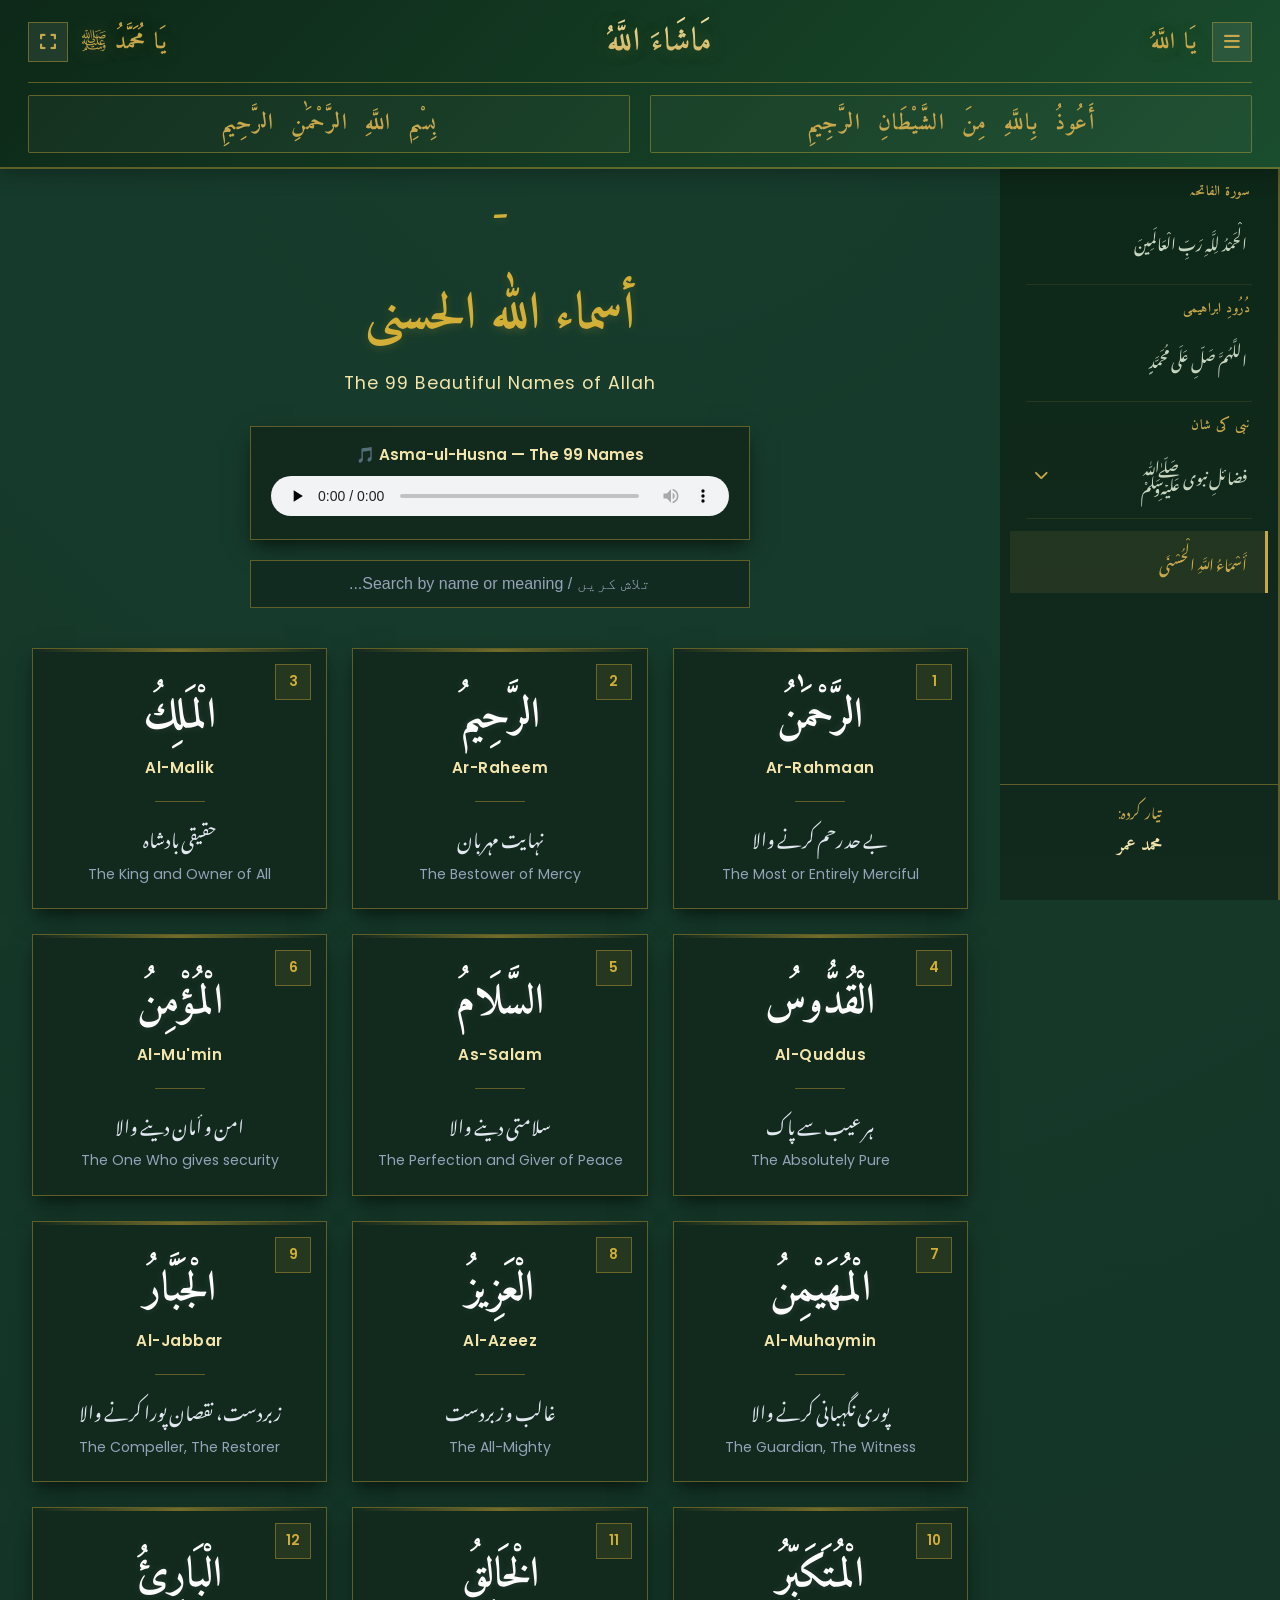
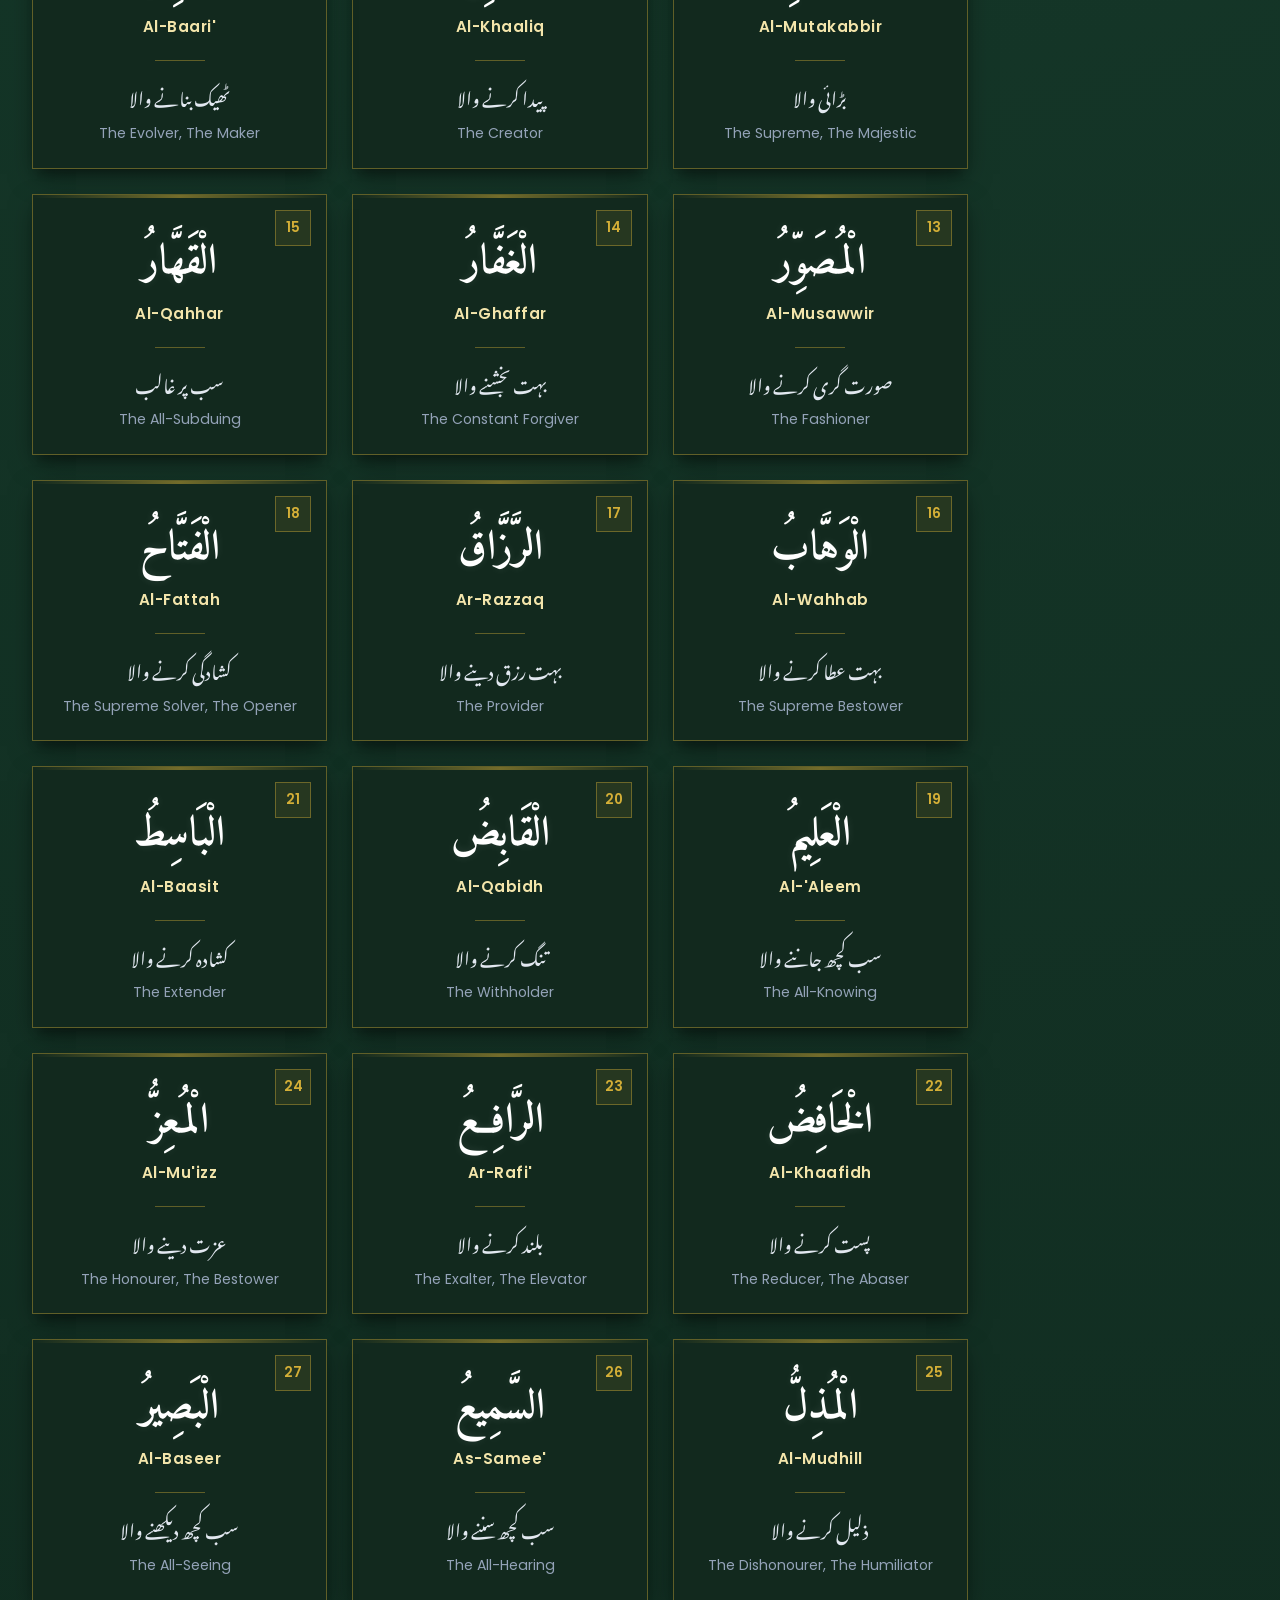
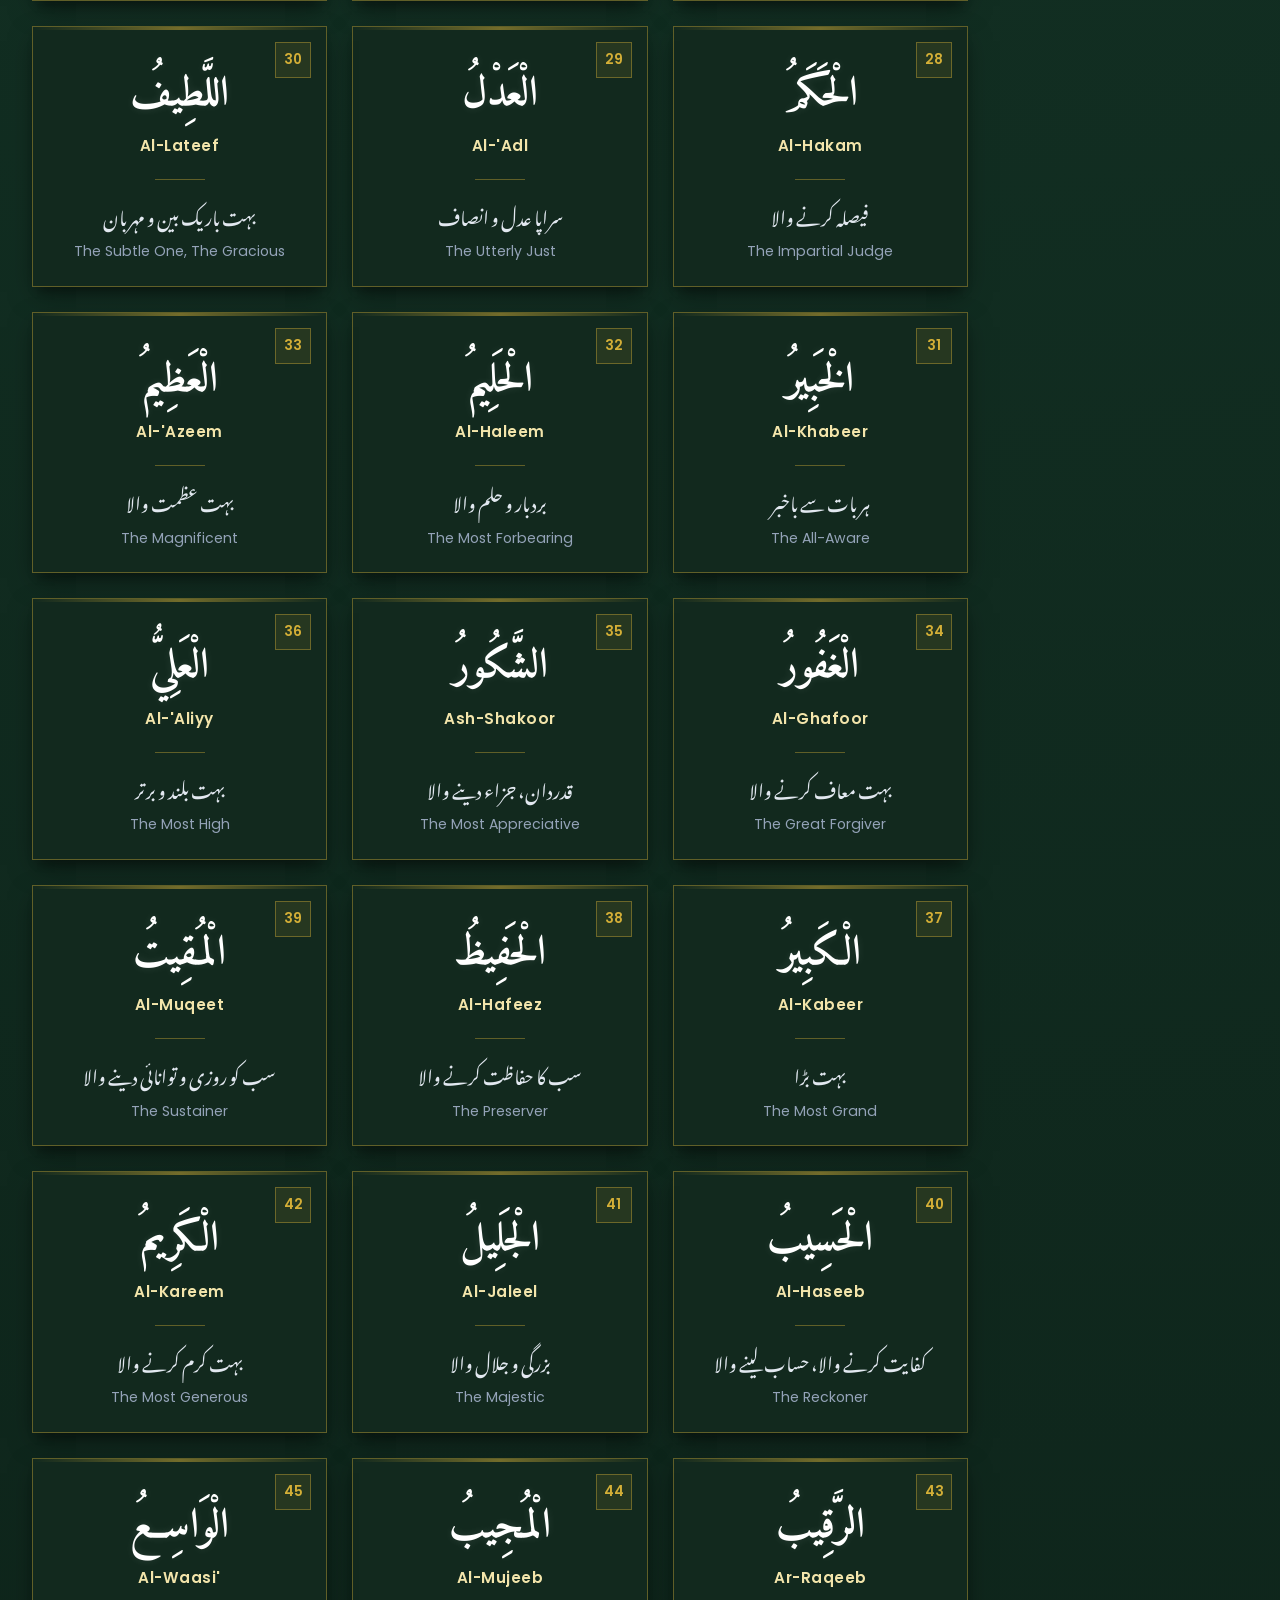
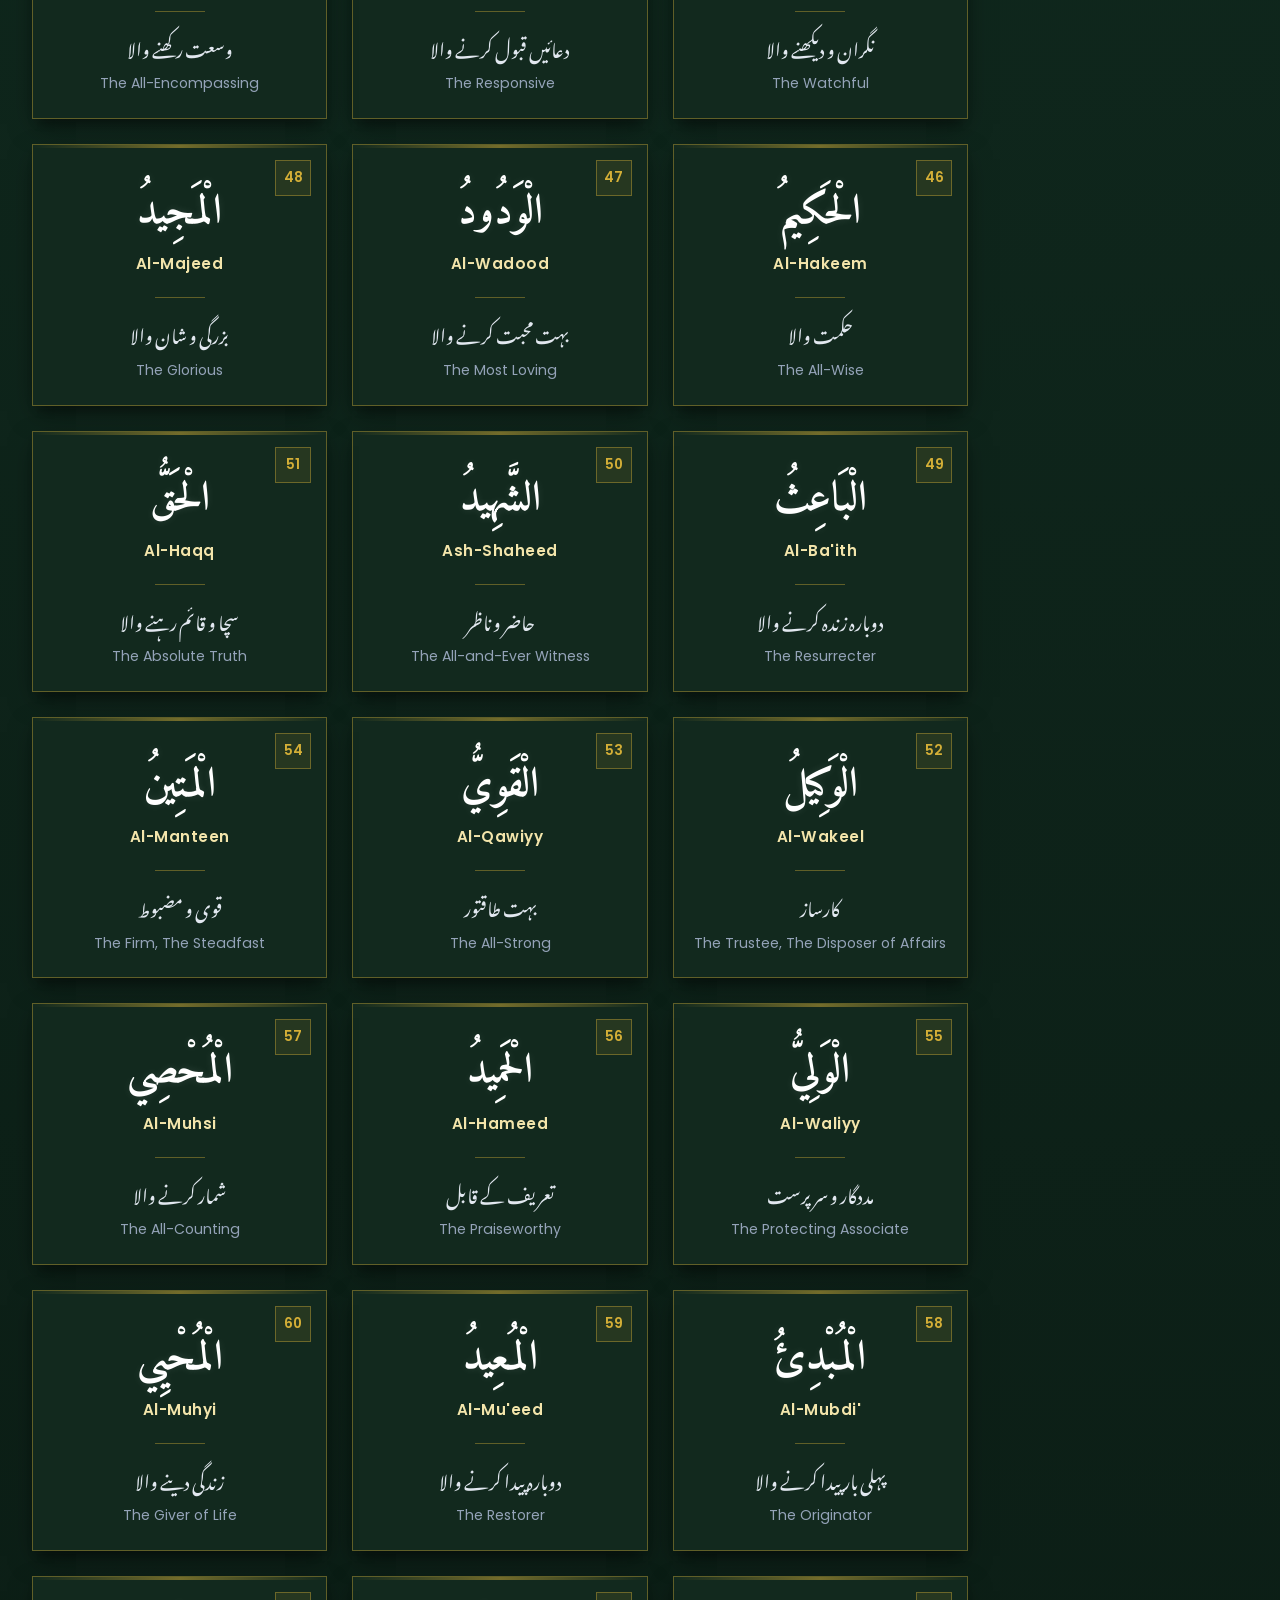
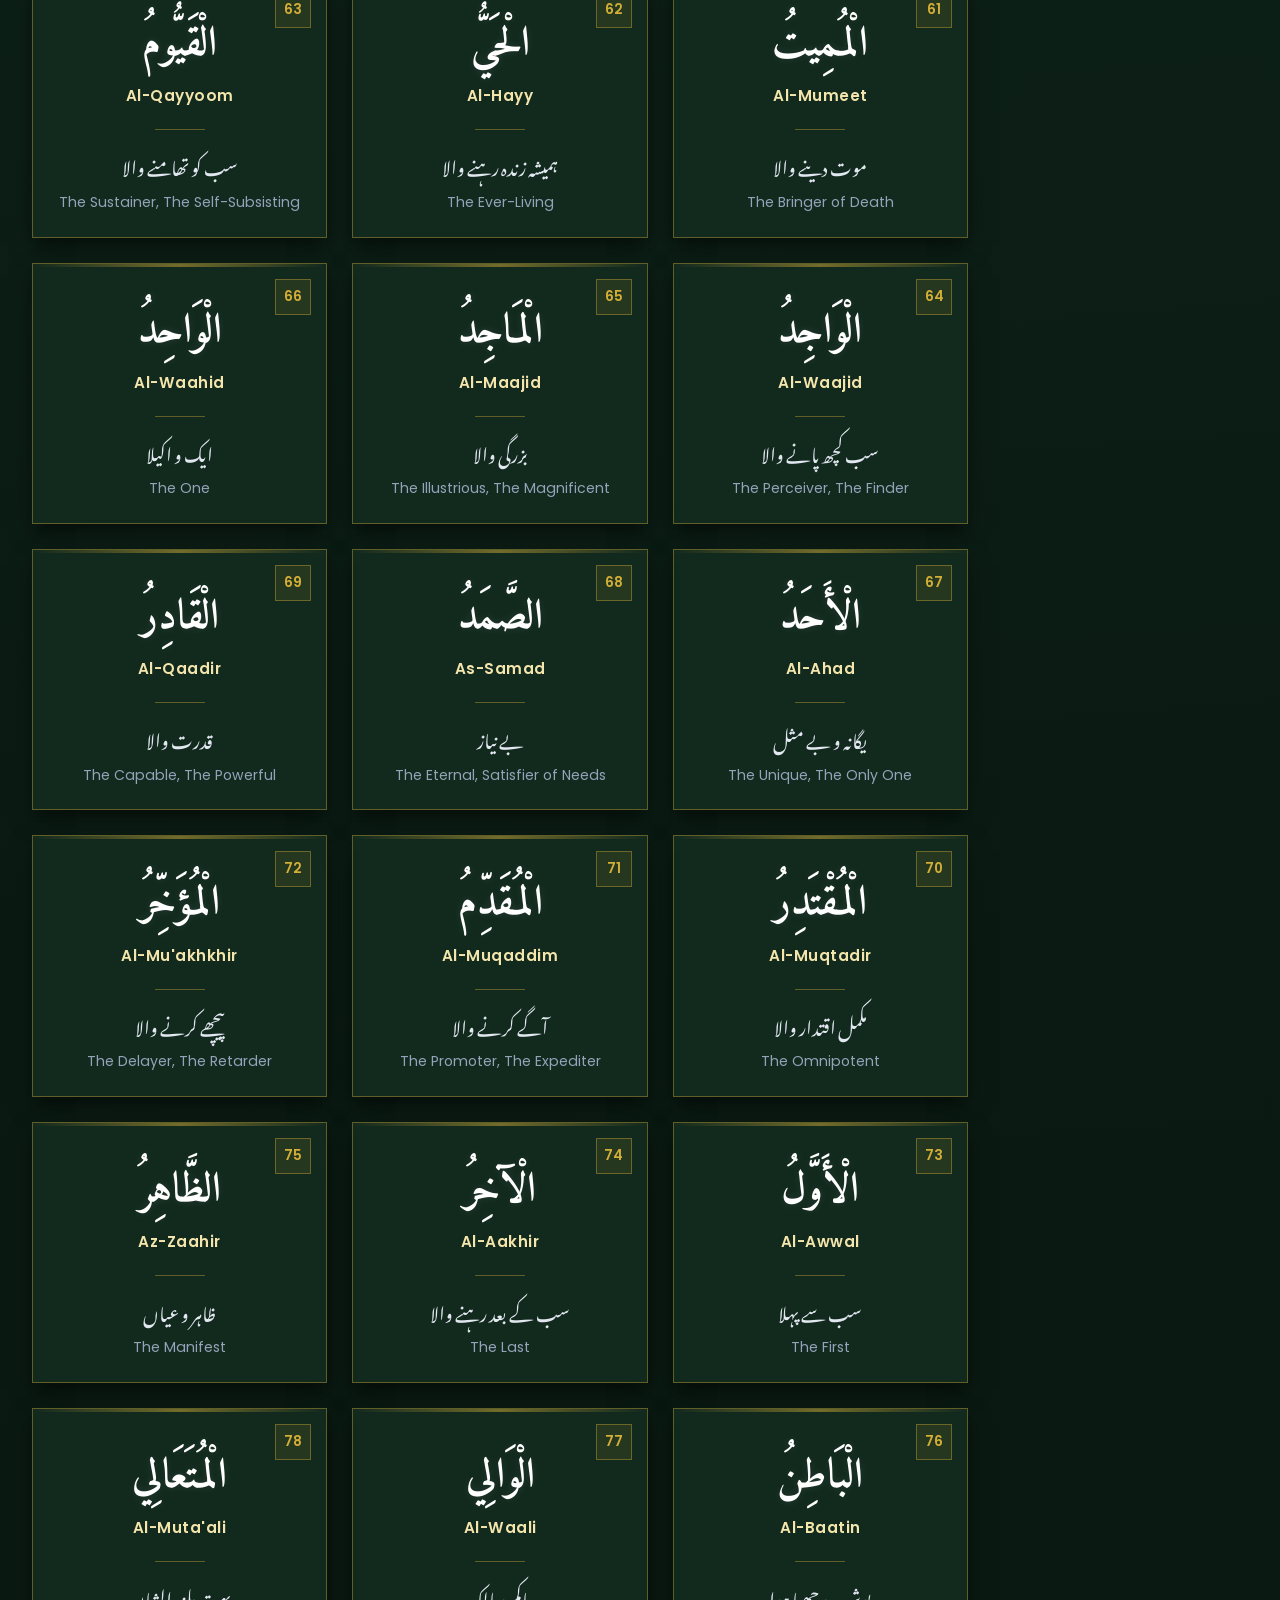
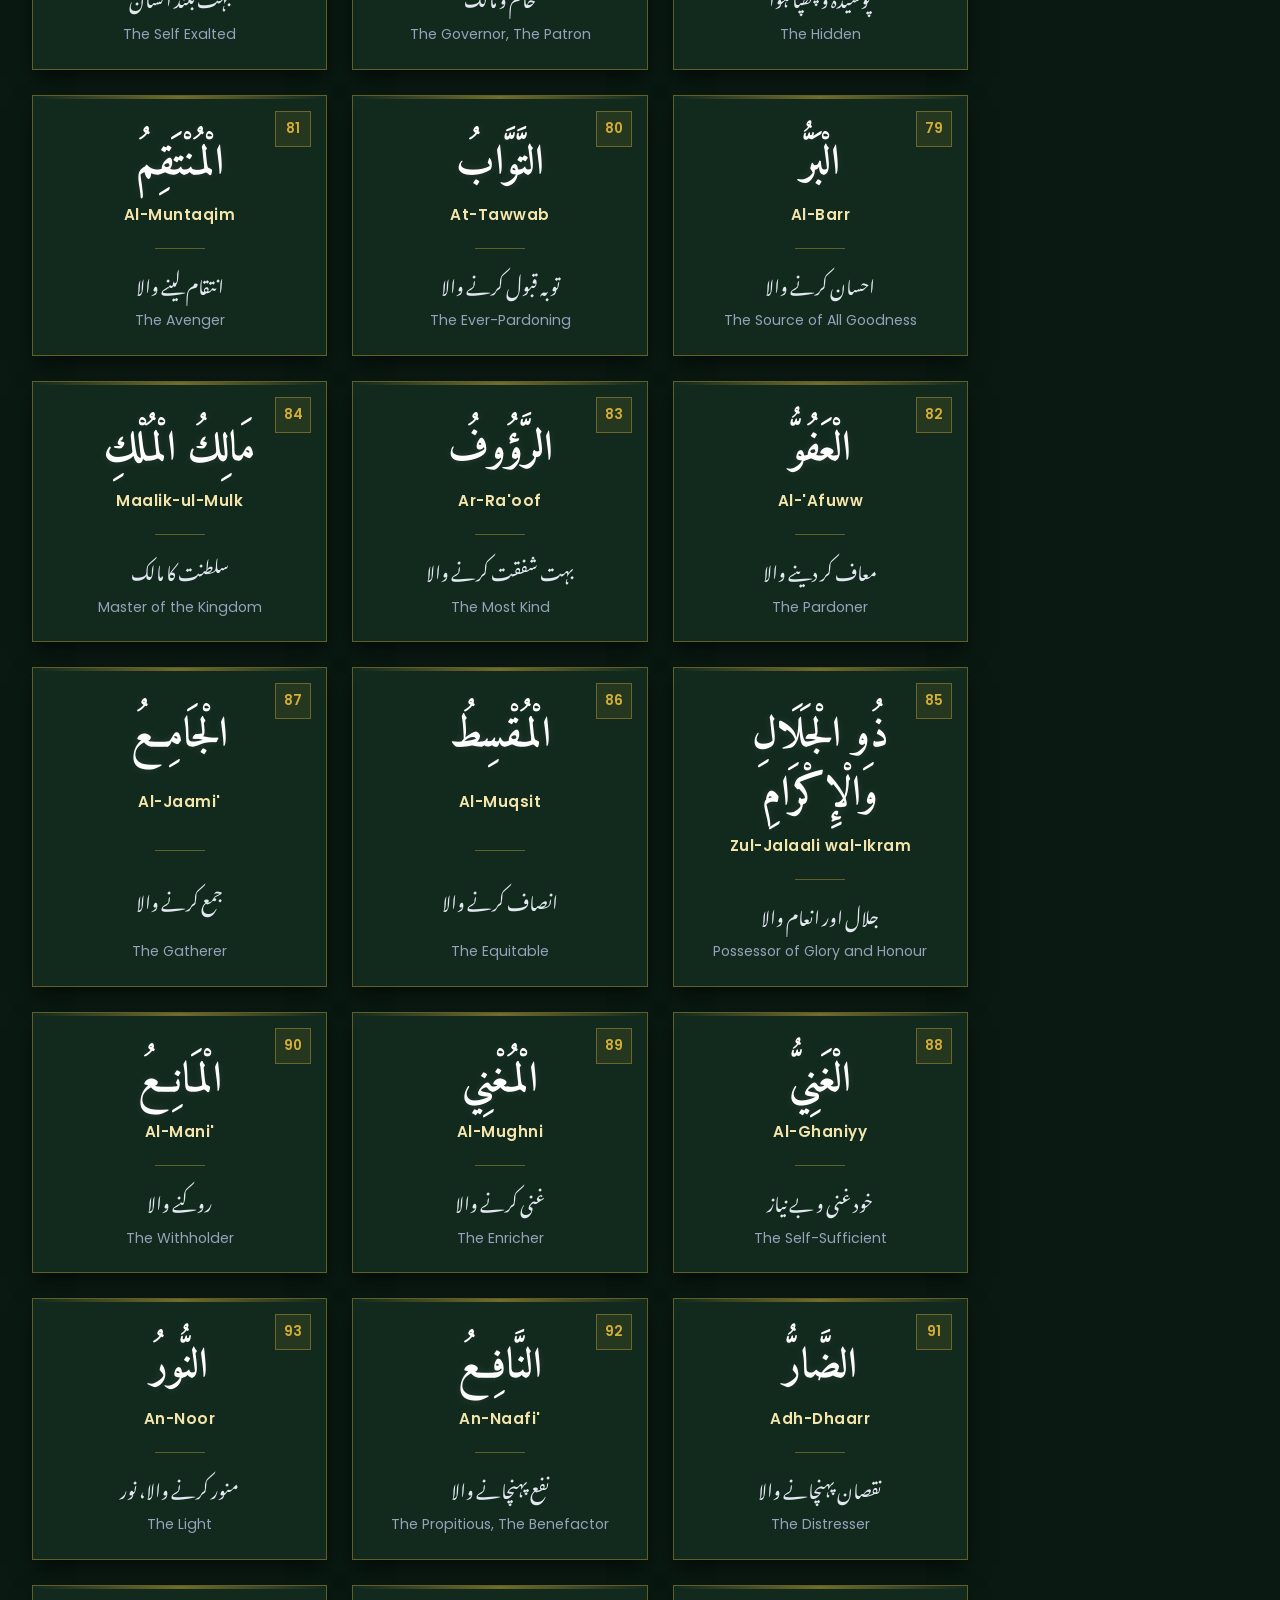
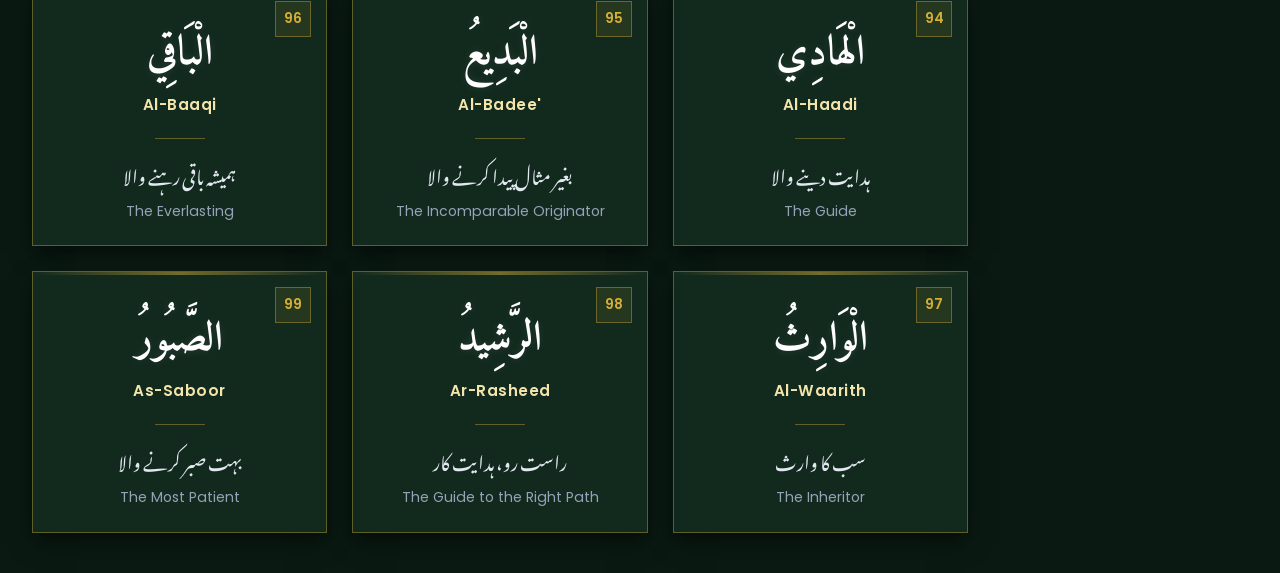
<file: Allah/index.html>
<!DOCTYPE html>
<html lang="ur" dir="rtl">
<head>
    <meta charset="UTF-8">
    <meta name="viewport" content="width=device-width, initial-scale=1.0">
    <title>أسماء الله الحسنى - 99 Names of Allah</title>
    
    <!-- Font Awesome -->
    <link rel="stylesheet" href="https://cdnjs.cloudflare.com/ajax/libs/font-awesome/6.4.0/css/all.min.css">
    
    <!-- Google Fonts -->
    <link rel="preconnect" href="https://fonts.googleapis.com">
    <link rel="preconnect" href="https://fonts.gstatic.com" crossorigin>
    <link href="https://fonts.googleapis.com/css2?family=Amiri:ital,wght@0,400;0,700;1,400&family=Noto+Nastaliq+Urdu:wght@400;700&family=Poppins:wght@300;400;600&display=swap" rel="stylesheet">
    
    <!-- Component Styles -->
    <link rel="stylesheet" href="components.css">
    <link rel="stylesheet" href="components-responsive.css">
    
    <style>
        /* Page-specific styles */
        :root {
            --bg-primary: #0a1912;
            --bg-card: #12291e;
            --accent-gold: #d4af37;
            --accent-gold-light: #f3e5ab;
            --text-arabic: #ffffff;
            --text-urdu: #e2e8f0;
            --text-english: #94a3b8;
            --border-gold: rgba(212, 175, 55, 0.4);
            --shadow-card: 0 10px 25px -5px rgba(0, 0, 0, 0.5), 0 8px 10px -6px rgba(0, 0, 0, 0.3);
        }

        * {
            box-sizing: border-box;
            margin: 0;
            padding: 0;
        }

        body {
            background-color: var(--bg-primary);
            background-image: radial-gradient(circle at 50% 0%, #173d2d 0%, #0a1912 75%);
            color: var(--text-urdu);
            font-family: 'Poppins', 'Noto Nastaliq Urdu', sans-serif;
            min-height: 100vh;
        }

        /* Header placeholder adjustment */
        #header-placeholder {
            position: fixed;
            top: 0;
            left: 0;
            width: 100%;
            z-index: 1000;
        }

        .app-wrapper {
            display: flex;
            margin-top: 140px;
            min-height: calc(100vh - 140px);
            flex-direction: row-reverse;
        }

        /* Sidebar placeholder - right side */
        #sidebar-placeholder {
            order: 2;
            flex-shrink: 0;
        }

        .main-panel {
            flex: 1;
            padding: 30px 32px 40px 32px;
            overflow-y: auto;
            order: 1;
        }

        /* Content Styles */
        .header {
            text-align: center;
            margin-bottom: 30px;
        }

        .header h1 {
            font-family: 'Amiri', serif;
            font-size: 3.2rem;
            color: var(--accent-gold);
            margin-bottom: 10px;
            text-shadow: 0 2px 10px rgba(212, 175, 55, 0.2);
        }

        .header p {
            font-size: 1.1rem;
            color: var(--accent-gold-light);
            letter-spacing: 1px;
            direction: ltr;
        }

        .audio-container {
            max-width: 500px;
            margin: 0 auto 20px auto;
            background: var(--bg-card);
            border: 1px solid var(--border-gold);
            padding: 16px 20px;
            border-radius: 0;
            text-align: center;
            box-shadow: var(--shadow-card);
        }

        .audio-title {
            color: var(--accent-gold-light);
            font-size: 0.95rem;
            margin-bottom: 10px;
            font-weight: 600;
            direction: ltr;
        }

        .audio-container audio {
            width: 100%;
            height: 40px;
            outline: none;
            border-radius: 0;
        }

        .search-container {
            max-width: 500px;
            margin: 0 auto 40px auto;
            position: relative;
        }

        .search-container input {
            width: 100%;
            padding: 14px 20px;
            border-radius: 0;
            border: 1px solid var(--border-gold);
            background: rgba(18, 41, 30, 0.8);
            color: #fff;
            font-size: 1rem;
            text-align: center;
            outline: none;
            backdrop-filter: blur(5px);
            transition: all 0.3s ease;
        }

        .search-container input:focus {
            border-color: var(--accent-gold);
            box-shadow: 0 0 15px rgba(212, 175, 55, 0.3);
        }

        .search-container input::placeholder {
            color: #94a3b8;
            direction: ltr;
        }

        .names-grid {
            display: grid;
            grid-template-columns: repeat(3, 1fr);
            gap: 25px;
            max-width: 1280px;
            margin: 0 auto;
            direction: rtl;
        }

        .card {
            background: var(--bg-card);
            border: 1px solid var(--border-gold);
            border-radius: 0;
            padding: 24px 20px;
            position: relative;
            display: flex;
            flex-direction: column;
            align-items: center;
            justify-content: space-between;
            text-align: center;
            box-shadow: var(--shadow-card);
            transition: transform 0.3s ease, box-shadow 0.3s ease, border-color 0.3s ease;
            overflow: hidden;
        }

        .card::before {
            content: '';
            position: absolute;
            top: 0;
            left: 0;
            right: 0;
            height: 3px;
            background: linear-gradient(90deg, transparent, var(--accent-gold), transparent);
            opacity: 0.5;
            transition: opacity 0.3s ease;
        }

        .card:hover {
            transform: translateY(-6px);
            border-color: var(--accent-gold);
            box-shadow: 0 15px 30px -5px rgba(0, 0, 0, 0.7), 0 0 15px rgba(212, 175, 55, 0.2);
        }

        .card:hover::before {
            opacity: 1;
        }

        .number-badge {
            position: absolute;
            top: 15px;
            right: 15px;
            width: 36px;
            height: 36px;
            background: rgba(212, 175, 55, 0.1);
            border: 1px solid var(--border-gold);
            border-radius: 0;
            color: var(--accent-gold);
            font-size: 0.85rem;
            font-weight: 600;
            display: flex;
            align-items: center;
            justify-content: center;
            direction: ltr;
        }

        .arabic-name {
            font-family: 'Amiri', serif;
            font-size: 2.6rem;
            font-weight: 700;
            color: var(--text-arabic);
            margin: 15px 0 10px 0;
            line-height: 1.4;
            text-shadow: 0 0 8px rgba(255, 255, 255, 0.1);
        }

        .transliteration {
            font-size: 0.95rem;
            color: var(--accent-gold-light);
            font-weight: 600;
            letter-spacing: 0.5px;
            margin-bottom: 12px;
            direction: ltr;
        }

        .divider {
            width: 50px;
            height: 1px;
            background: var(--border-gold);
            margin: 10px 0 14px 0;
        }

        .urdu-meaning {
            font-family: 'Noto Nastaliq Urdu', serif;
            font-size: 1.15rem;
            color: var(--text-urdu);
            line-height: 2.2;
            margin-bottom: 8px;
        }

        .english-meaning {
            font-size: 0.88rem;
            color: var(--text-english);
            direction: ltr;
            line-height: 1.4;
        }

        /* Responsive Breakpoints */
        @media (max-width: 1024px) {
            .names-grid {
                grid-template-columns: repeat(2, 1fr);
                gap: 20px;
            }
        }

        @media (max-width: 768px) {
            .app-wrapper {
                margin-top: 110px;
                min-height: calc(100vh - 110px);
            }
            
            .main-panel {
                padding: 20px 16px 30px 16px;
            }
            
            .header h1 {
                font-size: 2.2rem;
            }
        }

        @media (max-width: 640px) {
            .names-grid {
                grid-template-columns: 1fr;
                gap: 16px;
            }
            
            .header h1 {
                font-size: 1.8rem;
            }
            
            .arabic-name {
                font-size: 2rem;
            }
            
            .main-panel {
                padding: 16px 12px 20px 12px;
            }
        }
    </style>
</head>
<body>

    <!-- Header Placeholder -->
    <div id="header-placeholder"></div>

    <div class="app-wrapper">
        <!-- Sidebar Placeholder -->
        <div id="sidebar-placeholder"></div>

        <!-- Main Content -->
        <main class="main-panel">
            <div class="header">
                <h1>         -         </h1>
                <h1>أسماء الله الحسنى</h1>
                <p>The 99 Beautiful Names of Allah</p>
            </div>

            <div class="audio-container">
                <div class="audio-title">🎵 Asma-ul-Husna — The 99 Names</div>
                <audio controls preload="none">
                    <source src="Asma-ul-Husna _ The 99 Names _ Atif Aslam.mp4" type="audio/mpeg">
                    Your browser does not support the audio element.
                </audio>
            </div>

            <div class="search-container">
                <input type="text" id="searchInput" placeholder="تلاش کریں / Search by name or meaning..." onkeyup="filterCards()">
            </div>

            <div class="names-grid" id="namesGrid"></div>
        </main>
    </div>

    <script src="components.js"></script>
    <script>
        // Load Header and Sidebar
        function loadComponents() {
            fetch('header.html')
                .then(response => response.text())
                .then(data => {
                    document.getElementById('header-placeholder').innerHTML = data;
                })
                .catch(err => console.error('Error loading header:', err));

            fetch('sidebar.html')
                .then(response => response.text())
                .then(data => {
                    document.getElementById('sidebar-placeholder').innerHTML = data;
                })
                .catch(err => console.error('Error loading sidebar:', err));
        }

        // Initialize everything
        window.onload = function() {
            loadComponents();
            
            setTimeout(() => {
                if (typeof window.initHeaderAndSidebar === 'function') {
                    window.initHeaderAndSidebar();
                }
            }, 400);

            renderCards(allahNames);
        };

        // ===== 99 Names Data =====
        const allahNames = [
            { id: 1, arabic: "الرَّحْمَٰنُ", transliteration: "Ar-Rahmaan", urdu: "بے حد رحم کرنے والا", english: "The Most or Entirely Merciful" },
            { id: 2, arabic: "الرَّحِيمُ", transliteration: "Ar-Raheem", urdu: "نہایت مہربان", english: "The Bestower of Mercy" },
            { id: 3, arabic: "الْمَلِكُ", transliteration: "Al-Malik", urdu: "حقیقی بادشاہ", english: "The King and Owner of All" },
            { id: 4, arabic: "الْقُدُّوسُ", transliteration: "Al-Quddus", urdu: "ہر عیب سے پاک", english: "The Absolutely Pure" },
            { id: 5, arabic: "السَّلَامُ", transliteration: "As-Salam", urdu: "سلامتی دینے والا", english: "The Perfection and Giver of Peace" },
            { id: 6, arabic: "الْمُؤْمِنُ", transliteration: "Al-Mu'min", urdu: "امن و أمان دینے والا", english: "The One Who gives security" },
            { id: 7, arabic: "الْمُهَيْمِنُ", transliteration: "Al-Muhaymin", urdu: "پوری نگہبانی کرنے والا", english: "The Guardian, The Witness" },
            { id: 8, arabic: "الْعَزِيزُ", transliteration: "Al-Azeez", urdu: "غالب و زبردست", english: "The All-Mighty" },
            { id: 9, arabic: "الْجَبَّارُ", transliteration: "Al-Jabbar", urdu: "زبردست، نقصان پورا کرنے والا", english: "The Compeller, The Restorer" },
            { id: 10, arabic: "الْمُتَكَبِّرُ", transliteration: "Al-Mutakabbir", urdu: "بڑائی والا", english: "The Supreme, The Majestic" },
            { id: 11, arabic: "الْخَالِقُ", transliteration: "Al-Khaaliq", urdu: "پیدا کرنے والا", english: "The Creator" },
            { id: 12, arabic: "الْبَارِئُ", transliteration: "Al-Baari'", urdu: "ٹھیک بنانے والا", english: "The Evolver, The Maker" },
            { id: 13, arabic: "الْمُصَوِّرُ", transliteration: "Al-Musawwir", urdu: "صورت گری کرنے والا", english: "The Fashioner" },
            { id: 14, arabic: "الْغَفَّارُ", transliteration: "Al-Ghaffar", urdu: "بہت بخشنے والا", english: "The Constant Forgiver" },
            { id: 15, arabic: "الْقَهَّارُ", transliteration: "Al-Qahhar", urdu: "سب پر غالب", english: "The All-Subduing" },
            { id: 16, arabic: "الْوَهَّابُ", transliteration: "Al-Wahhab", urdu: "بہت عطا کرنے والا", english: "The Supreme Bestower" },
            { id: 17, arabic: "الرَّزَّاقُ", transliteration: "Ar-Razzaq", urdu: "بہت رزق دینے والا", english: "The Provider" },
            { id: 18, arabic: "الْفَتَّاحُ", transliteration: "Al-Fattah", urdu: "کشادگی کرنے والا", english: "The Supreme Solver, The Opener" },
            { id: 19, arabic: "الْعَلِيمُ", transliteration: "Al-'Aleem", urdu: "سب کچھ جاننے والا", english: "The All-Knowing" },
            { id: 20, arabic: "الْقَابِضُ", transliteration: "Al-Qabidh", urdu: "تنگ کرنے والا", english: "The Withholder" },
            { id: 21, arabic: "الْبَاسِطُ", transliteration: "Al-Baasit", urdu: "کشادہ کرنے والا", english: "The Extender" },
            { id: 22, arabic: "الْخَافِضُ", transliteration: "Al-Khaafidh", urdu: "پست کرنے والا", english: "The Reducer, The Abaser" },
            { id: 23, arabic: "الرَّافِعُ", transliteration: "Ar-Rafi'", urdu: "بلند کرنے والا", english: "The Exalter, The Elevator" },
            { id: 24, arabic: "الْمُعِزُّ", transliteration: "Al-Mu'izz", urdu: "عزت دینے والا", english: "The Honourer, The Bestower" },
            { id: 25, arabic: "الْمُذِلُّ", transliteration: "Al-Mudhill", urdu: "ذلیل کرنے والا", english: "The Dishonourer, The Humiliator" },
            { id: 26, arabic: "السَّمِيعُ", transliteration: "As-Samee'", urdu: "سب کچھ سننے والا", english: "The All-Hearing" },
            { id: 27, arabic: "الْبَصِيرُ", transliteration: "Al-Baseer", urdu: "سب کچھ دیکھنے والا", english: "The All-Seeing" },
            { id: 28, arabic: "الْحَكَمُ", transliteration: "Al-Hakam", urdu: "فیصلہ کرنے والا", english: "The Impartial Judge" },
            { id: 29, arabic: "الْعَدْلُ", transliteration: "Al-'Adl", urdu: "سراپا عدل و انصاف", english: "The Utterly Just" },
            { id: 30, arabic: "اللَّطِيفُ", transliteration: "Al-Lateef", urdu: "بہت باریک بین و مہربان", english: "The Subtle One, The Gracious" },
            { id: 31, arabic: "الْخَبِيرُ", transliteration: "Al-Khabeer", urdu: "ہر بات سے باخبر", english: "The All-Aware" },
            { id: 32, arabic: "الْحَلِيمُ", transliteration: "Al-Haleem", urdu: "بردبار و حلم والا", english: "The Most Forbearing" },
            { id: 33, arabic: "الْعَظِيمُ", transliteration: "Al-'Azeem", urdu: "بہت عظمت والا", english: "The Magnificent" },
            { id: 34, arabic: "الْغَفُورُ", transliteration: "Al-Ghafoor", urdu: "بہت معاف کرنے والا", english: "The Great Forgiver" },
            { id: 35, arabic: "الشَّكُورُ", transliteration: "Ash-Shakoor", urdu: "قدردان، جزاء دینے والا", english: "The Most Appreciative" },
            { id: 36, arabic: "الْعَلِيُّ", transliteration: "Al-'Aliyy", urdu: "بہت بلند و برتر", english: "The Most High" },
            { id: 37, arabic: "الْكَبِيرُ", transliteration: "Al-Kabeer", urdu: "بہت بڑا", english: "The Most Grand" },
            { id: 38, arabic: "الْحَفِيظُ", transliteration: "Al-Hafeez", urdu: "سب کا حفاظت کرنے والا", english: "The Preserver" },
            { id: 39, arabic: "الْمُقِيتُ", transliteration: "Al-Muqeet", urdu: "سب کو روزی و توانائی دینے والا", english: "The Sustainer" },
            { id: 40, arabic: "الْحَسِيبُ", transliteration: "Al-Haseeb", urdu: "کفایت کرنے والا، حساب لینے والا", english: "The Reckoner" },
            { id: 41, arabic: "الْجَلِيلُ", transliteration: "Al-Jaleel", urdu: "بزرگی و جلال والا", english: "The Majestic" },
            { id: 42, arabic: "الْكَرِيمُ", transliteration: "Al-Kareem", urdu: "بہت کرم کرنے والا", english: "The Most Generous" },
            { id: 43, arabic: "الرَّقِيبُ", transliteration: "Ar-Raqeeb", urdu: "نگران و دیکھنے والا", english: "The Watchful" },
            { id: 44, arabic: "الْمُجِيبُ", transliteration: "Al-Mujeeb", urdu: "دعائیں قبول کرنے والا", english: "The Responsive" },
            { id: 45, arabic: "الْوَاسِعُ", transliteration: "Al-Waasi'", urdu: "وسعت رکھنے والا", english: "The All-Encompassing" },
            { id: 46, arabic: "الْحَكِيمُ", transliteration: "Al-Hakeem", urdu: "حکمت والا", english: "The All-Wise" },
            { id: 47, arabic: "الْوَدُودُ", transliteration: "Al-Wadood", urdu: "بہت محبت کرنے والا", english: "The Most Loving" },
            { id: 48, arabic: "الْمَجِيدُ", transliteration: "Al-Majeed", urdu: "بزرگی و شان والا", english: "The Glorious" },
            { id: 49, arabic: "الْبَاعِثُ", transliteration: "Al-Ba'ith", urdu: "دوبارہ زندہ کرنے والا", english: "The Resurrecter" },
            { id: 50, arabic: "الشَّهِيدُ", transliteration: "Ash-Shaheed", urdu: "حاضر و ناظر", english: "The All-and-Ever Witness" },
            { id: 51, arabic: "الْحَقُّ", transliteration: "Al-Haqq", urdu: "سچا و قائم رہنے والا", english: "The Absolute Truth" },
            { id: 52, arabic: "الْوَكِيلُ", transliteration: "Al-Wakeel", urdu: "کارساز", english: "The Trustee, The Disposer of Affairs" },
            { id: 53, arabic: "الْقَوِيُّ", transliteration: "Al-Qawiyy", urdu: "بہت طاقتور", english: "The All-Strong" },
            { id: 54, arabic: "الْمَتِينُ", transliteration: "Al-Manteen", urdu: "قوی و مضبوط", english: "The Firm, The Steadfast" },
            { id: 55, arabic: "الْوَلِيُّ", transliteration: "Al-Waliyy", urdu: "مددگار و سرپرست", english: "The Protecting Associate" },
            { id: 56, arabic: "الْحَمِيدُ", transliteration: "Al-Hameed", urdu: "تعریف کے قابل", english: "The Praiseworthy" },
            { id: 57, arabic: "الْمُحْصِي", transliteration: "Al-Muhsi", urdu: "شمار کرنے والا", english: "The All-Counting" },
            { id: 58, arabic: "الْمُبْدِئُ", transliteration: "Al-Mubdi'", urdu: "پہلی بار پیدا کرنے والا", english: "The Originator" },
            { id: 59, arabic: "الْمُعِيدُ", transliteration: "Al-Mu'eed", urdu: "دوبارہ پیدا کرنے والا", english: "The Restorer" },
            { id: 60, arabic: "الْمُحْيِي", transliteration: "Al-Muhyi", urdu: "زندگی دینے والا", english: "The Giver of Life" },
            { id: 61, arabic: "الْمُمِيتُ", transliteration: "Al-Mumeet", urdu: "موت دینے والا", english: "The Bringer of Death" },
            { id: 62, arabic: "الْحَيُّ", transliteration: "Al-Hayy", urdu: "ہمیشہ زندہ رہنے والا", english: "The Ever-Living" },
            { id: 63, arabic: "الْقَيُّومُ", transliteration: "Al-Qayyoom", urdu: "سب کو تھامنے والا", english: "The Sustainer, The Self-Subsisting" },
            { id: 64, arabic: "الْوَاجِدُ", transliteration: "Al-Waajid", urdu: "سب کچھ پانے والا", english: "The Perceiver, The Finder" },
            { id: 65, arabic: "الْمَاجِدُ", transliteration: "Al-Maajid", urdu: "بزرگی والا", english: "The Illustrious, The Magnificent" },
            { id: 66, arabic: "الْوَاحِدُ", transliteration: "Al-Waahid", urdu: "ایک و اکیلا", english: "The One" },
            { id: 67, arabic: "الْأَحَدُ", transliteration: "Al-Ahad", urdu: "یگانہ و بے مثل", english: "The Unique, The Only One" },
            { id: 68, arabic: "الصَّمَدُ", transliteration: "As-Samad", urdu: "بے نیاز", english: "The Eternal, Satisfier of Needs" },
            { id: 69, arabic: "الْقَادِرُ", transliteration: "Al-Qaadir", urdu: "قدرت والا", english: "The Capable, The Powerful" },
            { id: 70, arabic: "الْمُقْتَدِرُ", transliteration: "Al-Muqtadir", urdu: "مکمل اقتدار والا", english: "The Omnipotent" },
            { id: 71, arabic: "الْمُقَدِّمُ", transliteration: "Al-Muqaddim", urdu: "آگے کرنے والا", english: "The Promoter, The Expediter" },
            { id: 72, arabic: "الْمُؤَخِّرُ", transliteration: "Al-Mu'akhkhir", urdu: "پیچھے کرنے والا", english: "The Delayer, The Retarder" },
            { id: 73, arabic: "الْأَوَّلُ", transliteration: "Al-Awwal", urdu: "سب سے پہلا", english: "The First" },
            { id: 74, arabic: "الْآخِرُ", transliteration: "Al-Aakhir", urdu: "سب کے بعد رہنے والا", english: "The Last" },
            { id: 75, arabic: "الظَّاهِرُ", transliteration: "Az-Zaahir", urdu: "ظاہر و عیاں", english: "The Manifest" },
            { id: 76, arabic: "الْبَاطِنُ", transliteration: "Al-Baatin", urdu: "پوشیدہ و چھپا ہوا", english: "The Hidden" },
            { id: 77, arabic: "الْوَالِي", transliteration: "Al-Waali", urdu: "حاکم و مالک", english: "The Governor, The Patron" },
            { id: 78, arabic: "الْمُتَعَالِي", transliteration: "Al-Muta'ali", urdu: "بہت بلند الشان", english: "The Self Exalted" },
            { id: 79, arabic: "الْبَرُّ", transliteration: "Al-Barr", urdu: "احسان کرنے والا", english: "The Source of All Goodness" },
            { id: 80, arabic: "التَّوَّابُ", transliteration: "At-Tawwab", urdu: "توبہ قبول کرنے والا", english: "The Ever-Pardoning" },
            { id: 81, arabic: "الْمُنْتَقِمُ", transliteration: "Al-Muntaqim", urdu: "انتقام لینے والا", english: "The Avenger" },
            { id: 82, arabic: "الْعَفُوُّ", transliteration: "Al-'Afuww", urdu: "معاف کر دینے والا", english: "The Pardoner" },
            { id: 83, arabic: "الرَّؤُوفُ", transliteration: "Ar-Ra'oof", urdu: "بہت شفقت کرنے والا", english: "The Most Kind" },
            { id: 84, arabic: "مَالِكُ الْمُلْكِ", transliteration: "Maalik-ul-Mulk", urdu: "سلطنت کا مالک", english: "Master of the Kingdom" },
            { id: 85, arabic: "ذُو الْجَلَالِ وَالْإِكْرَامِ", transliteration: "Zul-Jalaali wal-Ikram", urdu: "جلال اور انعام والا", english: "Possessor of Glory and Honour" },
            { id: 86, arabic: "الْمُقْسِطُ", transliteration: "Al-Muqsit", urdu: "انصاف کرنے والا", english: "The Equitable" },
            { id: 87, arabic: "الْجَامِعُ", transliteration: "Al-Jaami'", urdu: "جمع کرنے والا", english: "The Gatherer" },
            { id: 88, arabic: "الْغَنِيُّ", transliteration: "Al-Ghaniyy", urdu: "خود غنی و بے نیاز", english: "The Self-Sufficient" },
            { id: 89, arabic: "الْمُغْنِي", transliteration: "Al-Mughni", urdu: "غنی کرنے والا", english: "The Enricher" },
            { id: 90, arabic: "الْمَانِعُ", transliteration: "Al-Mani'", urdu: "روکنے والا", english: "The Withholder" },
            { id: 91, arabic: "الضَّارُّ", transliteration: "Adh-Dhaarr", urdu: "نقصان پہنچانے والا", english: "The Distresser" },
            { id: 92, arabic: "النَّافِعُ", transliteration: "An-Naafi'", urdu: "نفع پہنچانے والا", english: "The Propitious, The Benefactor" },
            { id: 93, arabic: "النُّورُ", transliteration: "An-Noor", urdu: "منور کرنے والا، نور", english: "The Light" },
            { id: 94, arabic: "الْهَادِي", transliteration: "Al-Haadi", urdu: "ہدایت دینے والا", english: "The Guide" },
            { id: 95, arabic: "الْبَدِيعُ", transliteration: "Al-Badee'", urdu: "بغیر مثال پیدا کرنے والا", english: "The Incomparable Originator" },
            { id: 96, arabic: "الْبَاقِي", transliteration: "Al-Baaqi", urdu: "ہمیشہ باقی رہنے والا", english: "The Everlasting" },
            { id: 97, arabic: "الْوَارِثُ", transliteration: "Al-Waarith", urdu: "سب کا وارث", english: "The Inheritor" },
            { id: 98, arabic: "الرَّشِيدُ", transliteration: "Ar-Rasheed", urdu: "راست رو، ہدایت کار", english: "The Guide to the Right Path" },
            { id: 99, arabic: "الصَّبُورُ", transliteration: "As-Saboor", urdu: "بہت صبر کرنے والا", english: "The Most Patient" }
        ];

        function renderCards(data) {
            const grid = document.getElementById('namesGrid');
            grid.innerHTML = '';
            
            data.forEach(item => {
                const card = document.createElement('div');
                card.className = 'card';
                card.innerHTML = `
                    <div class="number-badge">${item.id}</div>
                    <div class="arabic-name">${item.arabic}</div>
                    <div class="transliteration">${item.transliteration}</div>
                    <div class="divider"></div>
                    <div class="urdu-meaning">${item.urdu}</div>
                    <div class="english-meaning">${item.english}</div>
                `;
                grid.appendChild(card);
            });
        }

        function filterCards() {
            const query = document.getElementById('searchInput').value.toLowerCase().trim();
            const filtered = allahNames.filter(item => 
                item.arabic.includes(query) ||
                item.transliteration.toLowerCase().includes(query) ||
                item.urdu.includes(query) ||
                item.english.toLowerCase().includes(query) ||
                item.id.toString() === query
            );
            renderCards(filtered);
        }
    </script>
</body>
</html>
</file>
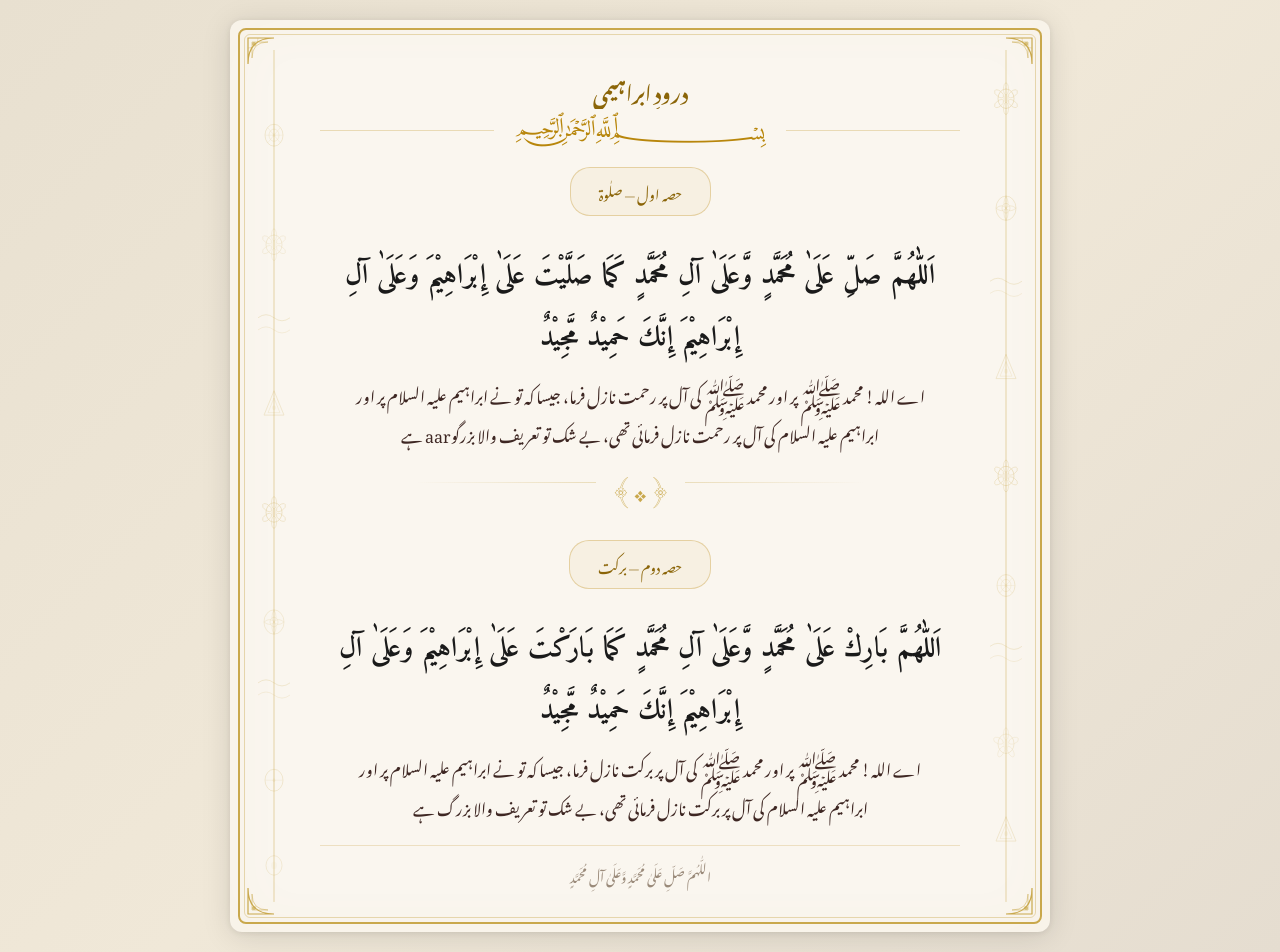
<file: Allah/darood.html>
<!DOCTYPE html>
<html lang="ur" dir="rtl">
<head>
    <meta charset="UTF-8">
    <meta name="viewport" content="width=device-width, initial-scale=1.0">
    <title>درودِ ابراہیمی - ترجمہ اردو</title>
    <link rel="preconnect" href="https://fonts.googleapis.com">
    <link href="https://fonts.googleapis.com/css2?family=Amiri:wght@400;700&family=Noto+Nastaliq+Urdu:wght@400;700&display=swap" rel="stylesheet">
    <style>
        :root {
            --bg: #faf6ef;
            --gold: #b8860b;
            --gold-light: #d4a843;
            --gold-dark: #8b6508;
            --green-deep: #1a4a3a;
            --text-dark: #2c1810;
            --text-arabic: #1a1a1a;
            --text-urdu: #3e2723;
            --border-gold: #c9a84c;
        }

        * {
            margin: 0;
            padding: 0;
            box-sizing: border-box;
        }

        body {
            background: linear-gradient(135deg, #e8e0d0 0%, #f0e8d8 50%, #e5ddd0 100%);
            min-height: 100vh;
            display: flex;
            align-items: center;
            justify-content: center;
            padding: 20px;
            font-family: 'Noto Nastaliq Urdu', serif;
        }

        .frame-outer {
            position: relative;
            max-width: 820px;
            width: 100%;
            background: var(--bg);
            border-radius: 12px;
            box-shadow:
                0 4px 30px rgba(0,0,0,0.12),
                0 1px 6px rgba(0,0,0,0.08),
                inset 0 0 60px rgba(184,134,11,0.04);
            overflow: hidden;
        }

        .gold-border {
            position: absolute;
            inset: 8px;
            border: 2px solid var(--border-gold);
            border-radius: 8px;
            pointer-events: none;
            z-index: 2;
        }
        .gold-border::before {
            content: '';
            position: absolute;
            inset: 4px;
            border: 1px solid rgba(201,168,76,0.4);
            border-radius: 6px;
        }

        .side-design-right {
            position: absolute;
            top: 30px;
            right: 18px;
            bottom: 30px;
            width: 52px;
            z-index: 1;
            pointer-events: none;
            overflow: hidden;
        }

        .side-design-left {
            position: absolute;
            top: 30px;
            left: 18px;
            bottom: 30px;
            width: 52px;
            z-index: 1;
            pointer-events: none;
            overflow: hidden;
        }

        .side-design-right svg,
        .side-design-left svg {
            width: 100%;
            height: 100%;
        }

        .content {
            position: relative;
            z-index: 3;
            padding: 48px 90px 44px;
        }

        .header-section {
            text-align: center;
            margin-bottom: 8px;
            padding-bottom: 18px;
            border-bottom: 1px solid rgba(184,134,11,0.25);
            position: relative;
        }
        .header-section::after {
            content: '﷽';
            position: absolute;
            bottom: -18px;
            left: 50%;
            transform: translateX(-50%);
            background: var(--bg);
            padding: 0 20px;
            font-family: 'Amiri', serif;
            font-size: 22px;
            color: var(--gold);
        }

        .dua-name-ar {
            font-family: 'Amiri', serif;
            font-size: 36px;
            font-weight: 700;
            color: var(--green-deep);
            line-height: 1.6;
        }
        .dua-name-ur {
            font-family: 'Noto Nastaliq Urdu', serif;
            font-size: 20px;
            color: var(--gold-dark);
            font-weight: 700;
            line-height: 2.2;
        }
        .dua-info {
            font-family: 'Noto Nastaliq Urdu', serif;
            font-size: 14px;
            color: #8a7a6a;
            line-height: 2;
            margin-top: 2px;
        }

        /* === حصہ عنوان === */
        .part-label {
            text-align: center;
            margin: 28px 0 14px;
            padding: 6px 28px;
            border: 1px solid rgba(184,134,11,0.3);
            border-radius: 20px;
            display: inline-block;
            font-family: 'Noto Nastaliq Urdu', serif;
            font-size: 14px;
            color: var(--gold-dark);
            background: rgba(184,134,11,0.05);
            width: fit-content;
            margin-left: auto;
            margin-right: auto;
        }
        .part-label-wrapper {
            text-align: center;
        }

        /* === عربی متن بلاک === */
        .arabic-block {
            text-align: center;
            margin: 16px 0 6px;
            font-family: 'Amiri', serif;
            font-size: 28px;
            font-weight: 700;
            color: var(--text-arabic);
            line-height: 2.2;
            direction: rtl;
            letter-spacing: 0.5px;
        }

        /* === اردو ترجمہ === */
        .urdu-block {
            text-align: center;
            font-family: 'Noto Nastaliq Urdu', serif;
            font-size: 16px;
            color: var(--text-urdu);
            line-height: 2.4;
            direction: rtl;
            margin: 4px 0 8px;
            padding: 0 20px;
        }

        /* === فاصلہ === */
        .divider-ornament {
            text-align: center;
            margin: 20px 0;
            position: relative;
            height: 20px;
        }
        .divider-ornament::before {
            content: '';
            position: absolute;
            top: 50%;
            left: 15%;
            right: 15%;
            height: 1px;
            background: linear-gradient(to right, transparent, rgba(201,168,76,0.4), transparent);
        }
        .divider-ornament span {
            position: relative;
            background: var(--bg);
            padding: 0 16px;
            color: var(--border-gold);
            font-size: 16px;
        }

        /* === حوالہ سیکشن === */
        .reference-box {
            margin-top: 24px;
            padding: 14px 20px;
            background: rgba(184,134,11,0.04);
            border: 1px solid rgba(184,134,11,0.15);
            border-radius: 8px;
            direction: rtl;
        }
        .reference-title {
            font-family: 'Noto Nastaliq Urdu', serif;
            font-size: 14px;
            font-weight: 700;
            color: var(--gold-dark);
            margin-bottom: 6px;
            line-height: 2;
        }
        .reference-text {
            font-family: 'Noto Nastaliq Urdu', serif;
            font-size: 14px;
            color: #6a5a4a;
            line-height: 2.2;
        }

        /* === فوٹر === */
        .footer-section {
            text-align: center;
            margin-top: 20px;
            padding-top: 16px;
            border-top: 1px solid rgba(184,134,11,0.2);
            font-family: 'Noto Nastaliq Urdu', serif;
            font-size: 13px;
            color: #9a8a7a;
            line-height: 2;
        }

        /* === کونے === */
        .corner {
            position: absolute;
            width: 60px;
            height: 60px;
            z-index: 4;
            pointer-events: none;
        }
        .corner-tl { top: 14px; left: 14px; }
        .corner-tr { top: 14px; right: 14px; transform: scaleX(-1); }
        .corner-bl { bottom: 14px; left: 14px; transform: scaleY(-1); }
        .corner-br { bottom: 14px; right: 14px; transform: scale(-1,-1); }

        @media (max-width: 700px) {
            .content { padding: 36px 24px 32px; }
            .side-design-right, .side-design-left { width: 30px; }
            .dua-name-ar { font-size: 26px; }
            .dua-name-ur { font-size: 17px; }
            .arabic-block { font-size: 22px; }
            .urdu-block { font-size: 14px; }
            .corner { width: 40px; height: 40px; }
        }

        @media (max-width: 440px) {
            body { padding: 8px; }
            .content { padding: 28px 16px 24px; }
            .side-design-right, .side-design-left { display: none; }
            .gold-border { inset: 5px; }
            .arabic-block { font-size: 20px; }
            .urdu-block { font-size: 13px; }
            .dua-name-ar { font-size: 22px; }
        }

        @media print {
            body { background: white; padding: 0; }
            .frame-outer { box-shadow: none; border: 1px solid #ccc; }
        }

        @keyframes fadeInUp {
            from { opacity: 0; transform: translateY(14px); }
            to { opacity: 1; transform: translateY(0); }
        }
        .fade-in {
            animation: fadeInUp 0.6s ease both;
        }
        .fade-in-d1 { animation-delay: 0.1s; }
        .fade-in-d2 { animation-delay: 0.25s; }
        .fade-in-d3 { animation-delay: 0.4s; }
        .fade-in-d4 { animation-delay: 0.55s; }
        .fade-in-d5 { animation-delay: 0.7s; }
    </style>
</head>
<body>

<div class="frame-outer">
    <div class="gold-border"></div>

    <!-- کونے -->
    <div class="corner corner-tl">
        <svg viewBox="0 0 60 60" fill="none" xmlns="http://www.w3.org/2000/svg">
            <path d="M4 4 L4 30 Q4 4 30 4 Z" fill="none" stroke="#c9a84c" stroke-width="1.2"/>
            <path d="M8 8 L8 24 Q8 8 24 8 Z" fill="none" stroke="#c9a84c" stroke-width="0.8" opacity="0.6"/>
            <circle cx="10" cy="10" r="2" fill="#c9a84c" opacity="0.7"/>
            <path d="M14 4 Q14 14 4 14" fill="none" stroke="#c9a84c" stroke-width="0.6" opacity="0.5"/>
        </svg>
    </div>
    <div class="corner corner-tr">
        <svg viewBox="0 0 60 60" fill="none" xmlns="http://www.w3.org/2000/svg">
            <path d="M4 4 L4 30 Q4 4 30 4 Z" fill="none" stroke="#c9a84c" stroke-width="1.2"/>
            <path d="M8 8 L8 24 Q8 8 24 8 Z" fill="none" stroke="#c9a84c" stroke-width="0.8" opacity="0.6"/>
            <circle cx="10" cy="10" r="2" fill="#c9a84c" opacity="0.7"/>
            <path d="M14 4 Q14 14 4 14" fill="none" stroke="#c9a84c" stroke-width="0.6" opacity="0.5"/>
        </svg>
    </div>
    <div class="corner corner-bl">
        <svg viewBox="0 0 60 60" fill="none" xmlns="http://www.w3.org/2000/svg">
            <path d="M4 4 L4 30 Q4 4 30 4 Z" fill="none" stroke="#c9a84c" stroke-width="1.2"/>
            <path d="M8 8 L8 24 Q8 8 24 8 Z" fill="none" stroke="#c9a84c" stroke-width="0.8" opacity="0.6"/>
            <circle cx="10" cy="10" r="2" fill="#c9a84c" opacity="0.7"/>
        </svg>
    </div>
    <div class="corner corner-br">
        <svg viewBox="0 0 60 60" fill="none" xmlns="http://www.w3.org/2000/svg">
            <path d="M4 4 L4 30 Q4 4 30 4 Z" fill="none" stroke="#c9a84c" stroke-width="1.2"/>
            <path d="M8 8 L8 24 Q8 8 24 8 Z" fill="none" stroke="#c9a84c" stroke-width="0.8" opacity="0.6"/>
            <circle cx="10" cy="10" r="2" fill="#c9a84c" opacity="0.7"/>
        </svg>
    </div>

    <!-- دائیں سائیڈ ڈیزائن -->
    <div class="side-design-right">
        <svg viewBox="0 0 52 700" preserveAspectRatio="none" xmlns="http://www.w3.org/2000/svg">
            <line x1="26" y1="0" x2="26" y2="700" stroke="#c9a84c" stroke-width="0.8" opacity="0.5"/>
            <g opacity="0.35">
                <circle cx="26" cy="40" r="8" fill="none" stroke="#c9a84c" stroke-width="0.7"/>
                <circle cx="26" cy="40" r="3" fill="#c9a84c" opacity="0.3"/>
                <ellipse cx="26" cy="32" rx="2.5" ry="5" fill="none" stroke="#c9a84c" stroke-width="0.5" transform="rotate(0,26,40)"/>
                <ellipse cx="26" cy="32" rx="2.5" ry="5" fill="none" stroke="#c9a84c" stroke-width="0.5" transform="rotate(60,26,40)"/>
                <ellipse cx="26" cy="32" rx="2.5" ry="5" fill="none" stroke="#c9a84c" stroke-width="0.5" transform="rotate(120,26,40)"/>
                <ellipse cx="26" cy="32" rx="2.5" ry="5" fill="none" stroke="#c9a84c" stroke-width="0.5" transform="rotate(180,26,40)"/>
                <ellipse cx="26" cy="32" rx="2.5" ry="5" fill="none" stroke="#c9a84c" stroke-width="0.5" transform="rotate(240,26,40)"/>
                <ellipse cx="26" cy="32" rx="2.5" ry="5" fill="none" stroke="#c9a84c" stroke-width="0.5" transform="rotate(300,26,40)"/>
            </g>
            <g opacity="0.3" transform="translate(0,100)">
                <circle cx="26" cy="30" r="10" fill="none" stroke="#c9a84c" stroke-width="0.6"/>
                <circle cx="26" cy="30" r="4" fill="none" stroke="#c9a84c" stroke-width="0.5"/>
                <path d="M26 20 Q30 26 26 30 Q22 26 26 20" fill="none" stroke="#c9a84c" stroke-width="0.5"/>
                <path d="M36 30 Q30 34 26 30 Q30 26 36 30" fill="none" stroke="#c9a84c" stroke-width="0.5"/>
                <path d="M26 40 Q22 34 26 30 Q30 34 26 40" fill="none" stroke="#c9a84c" stroke-width="0.5"/>
                <path d="M16 30 Q22 26 26 30 Q22 34 16 30" fill="none" stroke="#c9a84c" stroke-width="0.5"/>
            </g>
            <path d="M10 190 Q18 185 26 190 Q34 195 42 190" fill="none" stroke="#c9a84c" stroke-width="0.6" opacity="0.3"/>
            <path d="M10 200 Q18 195 26 200 Q34 205 42 200" fill="none" stroke="#c9a84c" stroke-width="0.5" opacity="0.25"/>
            <g opacity="0.3" transform="translate(0,240)">
                <polygon points="26,10 36,30 16,30" fill="none" stroke="#c9a84c" stroke-width="0.6"/>
                <polygon points="26,16 32,28 20,28" fill="none" stroke="#c9a84c" stroke-width="0.4"/>
                <circle cx="26" cy="24" r="2" fill="#c9a84c" opacity="0.3"/>
            </g>
            <g opacity="0.35" transform="translate(0,320)">
                <circle cx="26" cy="30" r="8" fill="none" stroke="#c9a84c" stroke-width="0.7"/>
                <circle cx="26" cy="30" r="3" fill="#c9a84c" opacity="0.3"/>
                <ellipse cx="26" cy="22" rx="2.5" ry="5" fill="none" stroke="#c9a84c" stroke-width="0.5" transform="rotate(0,26,30)"/>
                <ellipse cx="26" cy="22" rx="2.5" ry="5" fill="none" stroke="#c9a84c" stroke-width="0.5" transform="rotate(60,26,30)"/>
                <ellipse cx="26" cy="22" rx="2.5" ry="5" fill="none" stroke="#c9a84c" stroke-width="0.5" transform="rotate(120,26,30)"/>
                <ellipse cx="26" cy="22" rx="2.5" ry="5" fill="none" stroke="#c9a84c" stroke-width="0.5" transform="rotate(180,26,30)"/>
                <ellipse cx="26" cy="22" rx="2.5" ry="5" fill="none" stroke="#c9a84c" stroke-width="0.5" transform="rotate(240,26,30)"/>
                <ellipse cx="26" cy="22" rx="2.5" ry="5" fill="none" stroke="#c9a84c" stroke-width="0.5" transform="rotate(300,26,30)"/>
            </g>
            <g opacity="0.3" transform="translate(0,410)">
                <circle cx="26" cy="30" r="9" fill="none" stroke="#c9a84c" stroke-width="0.6"/>
                <circle cx="26" cy="30" r="5" fill="none" stroke="#c9a84c" stroke-width="0.4"/>
                <circle cx="26" cy="30" r="1.5" fill="#c9a84c" opacity="0.4"/>
                <line x1="26" y1="21" x2="26" y2="39" stroke="#c9a84c" stroke-width="0.3"/>
                <line x1="17" y1="30" x2="35" y2="30" stroke="#c9a84c" stroke-width="0.3"/>
                <line x1="19.7" y1="23.7" x2="32.3" y2="36.3" stroke="#c9a84c" stroke-width="0.3"/>
                <line x1="32.3" y1="23.7" x2="19.7" y2="36.3" stroke="#c9a84c" stroke-width="0.3"/>
            </g>
            <path d="M10 490 Q18 485 26 490 Q34 495 42 490" fill="none" stroke="#c9a84c" stroke-width="0.6" opacity="0.3"/>
            <path d="M10 500 Q18 495 26 500 Q34 505 42 500" fill="none" stroke="#c9a84c" stroke-width="0.5" opacity="0.25"/>
            <g opacity="0.25" transform="translate(0,540)">
                <circle cx="26" cy="30" r="8" fill="none" stroke="#c9a84c" stroke-width="0.6"/>
                <circle cx="26" cy="30" r="3" fill="#c9a84c" opacity="0.2"/>
                <ellipse cx="26" cy="22" rx="2.5" ry="5" fill="none" stroke="#c9a84c" stroke-width="0.4" transform="rotate(0,26,30)"/>
                <ellipse cx="26" cy="22" rx="2.5" ry="5" fill="none" stroke="#c9a84c" stroke-width="0.4" transform="rotate(72,26,30)"/>
                <ellipse cx="26" cy="22" rx="2.5" ry="5" fill="none" stroke="#c9a84c" stroke-width="0.4" transform="rotate(144,26,30)"/>
                <ellipse cx="26" cy="22" rx="2.5" ry="5" fill="none" stroke="#c9a84c" stroke-width="0.4" transform="rotate(216,26,30)"/>
                <ellipse cx="26" cy="22" rx="2.5" ry="5" fill="none" stroke="#c9a84c" stroke-width="0.4" transform="rotate(288,26,30)"/>
            </g>
            <g opacity="0.3" transform="translate(0,620)">
                <polygon points="26,10 36,30 16,30" fill="none" stroke="#c9a84c" stroke-width="0.6"/>
                <polygon points="26,16 32,28 20,28" fill="none" stroke="#c9a84c" stroke-width="0.4"/>
                <circle cx="26" cy="24" r="2" fill="#c9a84c" opacity="0.3"/>
            </g>
        </svg>
    </div>

    <!-- بائیں سائیڈ ڈیزائن -->
    <div class="side-design-left">
        <svg viewBox="0 0 52 700" preserveAspectRatio="none" xmlns="http://www.w3.org/2000/svg">
            <line x1="26" y1="0" x2="26" y2="700" stroke="#c9a84c" stroke-width="0.8" opacity="0.5"/>
            <g opacity="0.3" transform="translate(0,40)">
                <circle cx="26" cy="30" r="9" fill="none" stroke="#c9a84c" stroke-width="0.6"/>
                <circle cx="26" cy="30" r="5" fill="none" stroke="#c9a84c" stroke-width="0.4"/>
                <circle cx="26" cy="30" r="1.5" fill="#c9a84c" opacity="0.4"/>
                <line x1="26" y1="21" x2="26" y2="39" stroke="#c9a84c" stroke-width="0.3"/>
                <line x1="17" y1="30" x2="35" y2="30" stroke="#c9a84c" stroke-width="0.3"/>
                <line x1="19.7" y1="23.7" x2="32.3" y2="36.3" stroke="#c9a84c" stroke-width="0.3"/>
                <line x1="32.3" y1="23.7" x2="19.7" y2="36.3" stroke="#c9a84c" stroke-width="0.3"/>
            </g>
            <g opacity="0.25" transform="translate(0,130)">
                <circle cx="26" cy="30" r="8" fill="none" stroke="#c9a84c" stroke-width="0.6"/>
                <circle cx="26" cy="30" r="3" fill="#c9a84c" opacity="0.2"/>
                <ellipse cx="26" cy="22" rx="2.5" ry="5" fill="none" stroke="#c9a84c" stroke-width="0.4" transform="rotate(0,26,30)"/>
                <ellipse cx="26" cy="22" rx="2.5" ry="5" fill="none" stroke="#c9a84c" stroke-width="0.4" transform="rotate(60,26,30)"/>
                <ellipse cx="26" cy="22" rx="2.5" ry="5" fill="none" stroke="#c9a84c" stroke-width="0.4" transform="rotate(120,26,30)"/>
                <ellipse cx="26" cy="22" rx="2.5" ry="5" fill="none" stroke="#c9a84c" stroke-width="0.4" transform="rotate(180,26,30)"/>
                <ellipse cx="26" cy="22" rx="2.5" ry="5" fill="none" stroke="#c9a84c" stroke-width="0.4" transform="rotate(240,26,30)"/>
                <ellipse cx="26" cy="22" rx="2.5" ry="5" fill="none" stroke="#c9a84c" stroke-width="0.4" transform="rotate(300,26,30)"/>
            </g>
            <path d="M10 220 Q18 215 26 220 Q34 225 42 220" fill="none" stroke="#c9a84c" stroke-width="0.6" opacity="0.3"/>
            <path d="M10 230 Q18 225 26 230 Q34 235 42 230" fill="none" stroke="#c9a84c" stroke-width="0.5" opacity="0.25"/>
            <g opacity="0.3" transform="translate(0,270)">
                <polygon points="26,10 36,30 16,30" fill="none" stroke="#c9a84c" stroke-width="0.6"/>
                <polygon points="26,16 32,28 20,28" fill="none" stroke="#c9a84c" stroke-width="0.4"/>
                <circle cx="26" cy="24" r="2" fill="#c9a84c" opacity="0.3"/>
            </g>
            <g opacity="0.35" transform="translate(0,350)">
                <circle cx="26" cy="30" r="8" fill="none" stroke="#c9a84c" stroke-width="0.7"/>
                <circle cx="26" cy="30" r="3" fill="#c9a84c" opacity="0.3"/>
                <ellipse cx="26" cy="22" rx="2.5" ry="5" fill="none" stroke="#c9a84c" stroke-width="0.5" transform="rotate(0,26,30)"/>
                <ellipse cx="26" cy="22" rx="2.5" ry="5" fill="none" stroke="#c9a84c" stroke-width="0.5" transform="rotate(60,26,30)"/>
                <ellipse cx="26" cy="22" rx="2.5" ry="5" fill="none" stroke="#c9a84c" stroke-width="0.5" transform="rotate(120,26,30)"/>
                <ellipse cx="26" cy="22" rx="2.5" ry="5" fill="none" stroke="#c9a84c" stroke-width="0.5" transform="rotate(180,26,30)"/>
                <ellipse cx="26" cy="22" rx="2.5" ry="5" fill="none" stroke="#c9a84c" stroke-width="0.5" transform="rotate(240,26,30)"/>
                <ellipse cx="26" cy="22" rx="2.5" ry="5" fill="none" stroke="#c9a84c" stroke-width="0.5" transform="rotate(300,26,30)"/>
            </g>
            <g opacity="0.25" transform="translate(0,440)">
                <circle cx="26" cy="30" r="10" fill="none" stroke="#c9a84c" stroke-width="0.6"/>
                <circle cx="26" cy="30" r="4" fill="none" stroke="#c9a84c" stroke-width="0.5"/>
                <path d="M26 20 Q30 26 26 30 Q22 26 26 20" fill="none" stroke="#c9a84c" stroke-width="0.5"/>
                <path d="M36 30 Q30 34 26 30 Q30 26 36 30" fill="none" stroke="#c9a84c" stroke-width="0.5"/>
                <path d="M26 40 Q22 34 26 30 Q30 34 26 40" fill="none" stroke="#c9a84c" stroke-width="0.5"/>
                <path d="M16 30 Q22 26 26 30 Q22 34 16 30" fill="none" stroke="#c9a84c" stroke-width="0.5"/>
            </g>
            <path d="M10 520 Q18 515 26 520 Q34 525 42 520" fill="none" stroke="#c9a84c" stroke-width="0.6" opacity="0.3"/>
            <path d="M10 530 Q18 525 26 530 Q34 535 42 530" fill="none" stroke="#c9a84c" stroke-width="0.5" opacity="0.25"/>
            <g opacity="0.3" transform="translate(0,570)">
                <circle cx="26" cy="30" r="9" fill="none" stroke="#c9a84c" stroke-width="0.6"/>
                <circle cx="26" cy="30" r="1.5" fill="#c9a84c" opacity="0.4"/>
                <line x1="26" y1="21" x2="26" y2="39" stroke="#c9a84c" stroke-width="0.3"/>
                <line x1="17" y1="30" x2="35" y2="30" stroke="#c9a84c" stroke-width="0.3"/>
            </g>
            <g opacity="0.25" transform="translate(0,640)">
                <circle cx="26" cy="30" r="8" fill="none" stroke="#c9a84c" stroke-width="0.6"/>
                <circle cx="26" cy="30" r="3" fill="#c9a84c" opacity="0.2"/>
            </g>
        </svg>
    </div>

    <!-- === اصل مواد === -->
    <div class="content">

        <!-- عنوان -->
        <div class="header-section fade-in">
           
            <div class="dua-name-ur">درودِ ابراہیمی</div>
            
        </div>

        <!-- حصہ اول: صلٰوة -->
        <div class="part-label-wrapper fade-in fade-in-d1">
            <span class="part-label">حصہ اول — صلٰوة</span>
        </div>

        <div class="arabic-block fade-in fade-in-d2">
            اَللّٰهُمَّ صَلِّ عَلَىٰ مُحَمَّدٍ وَّعَلَىٰ آلِ مُحَمَّدٍ كَمَا صَلَّيْتَ عَلَىٰ إِبْرَاهِيْمَ وَعَلَىٰ آلِ إِبْرَاهِيْمَ إِنَّكَ حَمِيْدٌ مَّجِيْدٌ
        </div>

        <div class="urdu-block fade-in fade-in-d2">
            اے اللہ! محمد ﷺ پر اور محمد ﷺ کی آل پر رحمت نازل فرما، جیسا کہ تو نے ابراہیم علیہ السلام پر اور ابراہیم علیہ السلام کی آل پر رحمت نازل فرمائی تھی، بے شک تو تعریف والا بزرگوaar ہے
        </div>

        <!-- فاصلہ -->
        <div class="divider-ornament fade-in fade-in-d3">
            <span>﴿ ❖ ﴾</span>
        </div>

        <!-- حصہ دوم: برکت -->
        <div class="part-label-wrapper fade-in fade-in-d3">
            <span class="part-label">حصہ دوم — برکت</span>
        </div>

        <div class="arabic-block fade-in fade-in-d4">
            اَللّٰهُمَّ بَارِكْ عَلَىٰ مُحَمَّدٍ وَّعَلَىٰ آلِ مُحَمَّدٍ كَمَا بَارَكْتَ عَلَىٰ إِبْرَاهِيْمَ وَعَلَىٰ آلِ إِبْرَاهِيْمَ إِنَّكَ حَمِيْدٌ مَّجِيْدٌ
        </div>

        <div class="urdu-block fade-in fade-in-d4">
            اے اللہ! محمد ﷺ پر اور محمد ﷺ کی آل پر برکت نازل فرما، جیسا کہ تو نے ابراہیم علیہ السلام پر اور ابراہیم علیہ السلام کی آل پر برکت نازل فرمائی تھی، بے شک تو تعریف والا بزرگ ہے
        </div>

        <!-- فوٹر -->
        <div class="footer-section fade-in fade-in-d5">
            اللّٰهُمَّ صَلِّ عَلَىٰ مُحَمَّدٍ وَّعَلَىٰ آلِ مُحَمَّدٍ
        </div>

    </div>
</div>

</body>
</html>
</file>
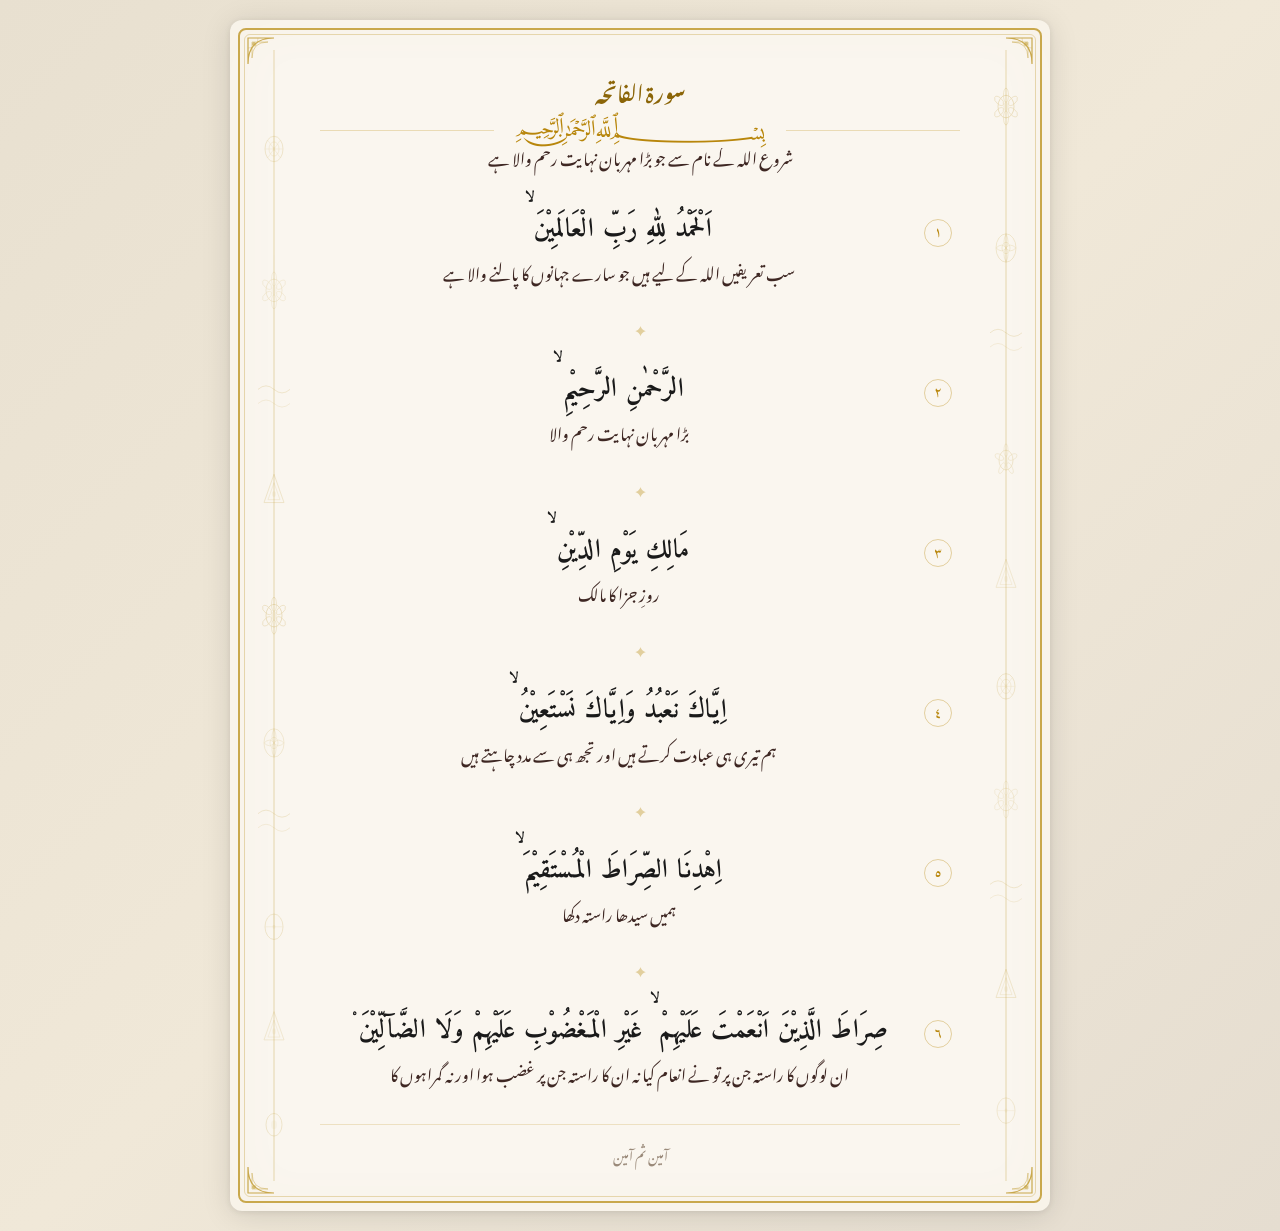
<file: Allah/fatiha.html>
<!DOCTYPE html>
<html lang="ur" dir="rtl">
<head>
    <meta charset="UTF-8">
    <meta name="viewport" content="width=device-width, initial-scale=1.0">
    <title>سورۃ الفاتحہ - ترجمہ اردو</title>
    <link rel="preconnect" href="https://fonts.googleapis.com">
    <link href="https://fonts.googleapis.com/css2?family=Amiri:wght@400;700&family=Noto+Nastaliq+Urdu:wght@400;700&display=swap" rel="stylesheet">
    <style>
        :root {
            --bg: #faf6ef;
            --bg-warm: #f5ede0;
            --gold: #b8860b;
            --gold-light: #d4a843;
            --gold-dark: #8b6508;
            --green-deep: #1a4a3a;
            --green-mid: #2d6a4f;
            --text-dark: #2c1810;
            --text-arabic: #1a1a1a;
            --text-urdu: #3e2723;
            --border-gold: #c9a84c;
            --cream: #fdf8ef;
        }

        * {
            margin: 0;
            padding: 0;
            box-sizing: border-box;
        }

        body {
            background: linear-gradient(135deg, #e8e0d0 0%, #f0e8d8 50%, #e5ddd0 100%);
            min-height: 100vh;
            display: flex;
            align-items: center;
            justify-content: center;
            padding: 20px;
            font-family: 'Noto Nastaliq Urdu', serif;
        }

        .frame-outer {
            position: relative;
            max-width: 820px;
            width: 100%;
            background: var(--bg);
            border-radius: 12px;
            box-shadow:
                0 4px 30px rgba(0,0,0,0.12),
                0 1px 6px rgba(0,0,0,0.08),
                inset 0 0 60px rgba(184,134,11,0.04);
            overflow: hidden;
        }

        /* === خارجی سنہری بارڈر === */
        .gold-border {
            position: absolute;
            inset: 8px;
            border: 2px solid var(--border-gold);
            border-radius: 8px;
            pointer-events: none;
            z-index: 2;
        }
        .gold-border::before {
            content: '';
            position: absolute;
            inset: 4px;
            border: 1px solid rgba(201,168,76,0.4);
            border-radius: 6px;
        }

        /* === سائیڈ ڈیزائن — دائیں === */
        .side-design-right {
            position: absolute;
            top: 30px;
            right: 18px;
            bottom: 30px;
            width: 52px;
            z-index: 1;
            pointer-events: none;
            overflow: hidden;
        }

        /* === سائیڈ ڈیزائن — بائیں === */
        .side-design-left {
            position: absolute;
            top: 30px;
            left: 18px;
            bottom: 30px;
            width: 52px;
            z-index: 1;
            pointer-events: none;
            overflow: hidden;
        }

        .side-design-right svg,
        .side-design-left svg {
            width: 100%;
            height: 100%;
        }

        /* === اندرونی مواد === */
        .content {
            position: relative;
            z-index: 3;
            padding: 48px 90px 44px;
        }

        /* === عنوان سیکشن === */
        .header-section {
            text-align: center;
            margin-bottom: 8px;
            padding-bottom: 18px;
            border-bottom: 1px solid rgba(184,134,11,0.25);
            position: relative;
        }
        .header-section::after {
            content: '﷽';
            position: absolute;
            bottom: -18px;
            left: 50%;
            transform: translateX(-50%);
            background: var(--bg);
            padding: 0 20px;
            font-family: 'Amiri', serif;
            font-size: 22px;
            color: var(--gold);
        }

        .surah-name-ar {
            font-family: 'Amiri', serif;
            font-size: 38px;
            font-weight: 700;
            color: var(--green-deep);
            line-height: 1.6;
        }
        .surah-name-ur {
            font-family: 'Noto Nastaliq Urdu', serif;
            font-size: 20px;
            color: var(--gold-dark);
            font-weight: 700;
            line-height: 2.2;
        }
        .surah-info {
            font-family: 'Noto Nastaliq Urdu', serif;
            font-size: 14px;
            color: #8a7a6a;
            line-height: 2;
            margin-top: 2px;
        }

        /* === بسم اللہ === */
        .bismillah {
            text-align: center;
            margin: 36px 0 28px;
            font-family: 'Amiri', serif;
            font-size: 32px;
            font-weight: 700;
            color: var(--gold-dark);
            line-height: 1.8;
            position: relative;
        }
        .bismillah-urdu {
            text-align: center;
            font-family: 'Noto Nastaliq Urdu', serif;
            font-size: 16px;
            color: var(--text-urdu);
            line-height: 2.2;
            margin-top: 4px;
            margin-bottom: 20px;
        }

        /* === آیات === */
        .ayah-container {
            display: flex;
            flex-direction: column;
            gap: 6px;
        }

        .ayah-row {
            display: flex;
            align-items: baseline;
            gap: 14px;
            padding: 10px 8px;
            border-radius: 6px;
            transition: background 0.3s ease;
            position: relative;
        }
        .ayah-row:hover {
            background: rgba(184,134,11,0.06);
        }

        .ayah-number {
            font-family: 'Amiri', serif;
            font-size: 14px;
            color: var(--gold);
            min-width: 28px;
            height: 28px;
            display: flex;
            align-items: center;
            justify-content: center;
            border: 1px solid rgba(184,134,11,0.35);
            border-radius: 50%;
            flex-shrink: 0;
            margin-top: 4px;
        }

        .ayah-text-arabic {
            font-family: 'Amiri', serif;
            font-size: 26px;
            font-weight: 700;
            color: var(--text-arabic);
            line-height: 2;
            flex: 1;
            direction: rtl;
            text-align: center;
            letter-spacing: 0.5px;
        }

        .ayah-text-urdu {
            font-family: 'Noto Nastaliq Urdu', serif;
            font-size: 16px;
            color: var(--text-urdu);
            line-height: 2.2;
            direction: rtl;
            text-align: center;
            flex: 1;
            padding-right: 0;
            margin-top: -2px;
        }

        .separator {
            text-align: center;
            margin: 4px 0;
            color: var(--border-gold);
            font-size: 14px;
            opacity: 0.5;
        }

        /* === فوٹر === */
        .footer-section {
            text-align: center;
            margin-top: 24px;
            padding-top: 16px;
            border-top: 1px solid rgba(184,134,11,0.2);
            font-family: 'Noto Nastaliq Urdu', serif;
            font-size: 13px;
            color: #9a8a7a;
            line-height: 2;
        }

        /* === کونے کے ڈیزائن === */
        .corner {
            position: absolute;
            width: 60px;
            height: 60px;
            z-index: 4;
            pointer-events: none;
        }
        .corner-tl { top: 14px; left: 14px; }
        .corner-tr { top: 14px; right: 14px; transform: scaleX(-1); }
        .corner-bl { bottom: 14px; left: 14px; transform: scaleY(-1); }
        .corner-br { bottom: 14px; right: 14px; transform: scale(-1,-1); }

        /* === ریسپانسو === */
        @media (max-width: 700px) {
            .content {
                padding: 36px 24px 32px;
            }
            .side-design-right,
            .side-design-left {
                width: 30px;
            }
            .surah-name-ar { font-size: 28px; }
            .surah-name-ur { font-size: 17px; }
            .bismillah { font-size: 26px; }
            .bismillah-urdu { font-size: 14px; }
            .ayah-text-arabic { font-size: 22px; }
            .ayah-text-urdu { font-size: 14px; }
            .ayah-row { gap: 10px; padding: 8px 4px; }
            .corner { width: 40px; height: 40px; }
        }

        @media (max-width: 440px) {
            body { padding: 8px; }
            .content { padding: 28px 16px 24px; }
            .side-design-right, .side-design-left { display: none; }
            .gold-border { inset: 5px; }
            .ayah-text-arabic { font-size: 20px; }
            .ayah-text-urdu { font-size: 13px; }
            .surah-name-ar { font-size: 24px; }
            .bismillah { font-size: 22px; }
        }

        /* === پرنٹ === */
        @media print {
            body { background: white; padding: 0; }
            .frame-outer { box-shadow: none; border: 1px solid #ccc; }
            .ayah-row:hover { background: none; }
        }

        @keyframes fadeInUp {
            from { opacity: 0; transform: translateY(12px); }
            to { opacity: 1; transform: translateY(0); }
        }
        .ayah-row {
            animation: fadeInUp 0.5s ease both;
        }
        .ayah-row:nth-child(1) { animation-delay: 0.05s; }
        .ayah-row:nth-child(2) { animation-delay: 0.1s; }
        .ayah-row:nth-child(3) { animation-delay: 0.15s; }
        .ayah-row:nth-child(4) { animation-delay: 0.2s; }
        .ayah-row:nth-child(5) { animation-delay: 0.25s; }
        .ayah-row:nth-child(6) { animation-delay: 0.3s; }
        .ayah-row:nth-child(7) { animation-delay: 0.35s; }
    </style>
</head>
<body>

<div class="frame-outer">
    <!-- سنہری بارڈر -->
    <div class="gold-border"></div>

    <!-- کونے کے ڈیزائن -->
    <div class="corner corner-tl">
        <svg viewBox="0 0 60 60" fill="none" xmlns="http://www.w3.org/2000/svg">
            <path d="M4 4 L4 30 Q4 4 30 4 Z" fill="none" stroke="#c9a84c" stroke-width="1.2"/>
            <path d="M8 8 L8 24 Q8 8 24 8 Z" fill="none" stroke="#c9a84c" stroke-width="0.8" opacity="0.6"/>
            <circle cx="10" cy="10" r="2" fill="#c9a84c" opacity="0.7"/>
            <path d="M14 4 Q14 14 4 14" fill="none" stroke="#c9a84c" stroke-width="0.6" opacity="0.5"/>
        </svg>
    </div>
    <div class="corner corner-tr">
        <svg viewBox="0 0 60 60" fill="none" xmlns="http://www.w3.org/2000/svg">
            <path d="M4 4 L4 30 Q4 4 30 4 Z" fill="none" stroke="#c9a84c" stroke-width="1.2"/>
            <path d="M8 8 L8 24 Q8 8 24 8 Z" fill="none" stroke="#c9a84c" stroke-width="0.8" opacity="0.6"/>
            <circle cx="10" cy="10" r="2" fill="#c9a84c" opacity="0.7"/>
            <path d="M14 4 Q14 14 4 14" fill="none" stroke="#c9a84c" stroke-width="0.6" opacity="0.5"/>
        </svg>
    </div>
    <div class="corner corner-bl">
        <svg viewBox="0 0 60 60" fill="none" xmlns="http://www.w3.org/2000/svg">
            <path d="M4 4 L4 30 Q4 4 30 4 Z" fill="none" stroke="#c9a84c" stroke-width="1.2"/>
            <path d="M8 8 L8 24 Q8 8 24 8 Z" fill="none" stroke="#c9a84c" stroke-width="0.8" opacity="0.6"/>
            <circle cx="10" cy="10" r="2" fill="#c9a84c" opacity="0.7"/>
        </svg>
    </div>
    <div class="corner corner-br">
        <svg viewBox="0 0 60 60" fill="none" xmlns="http://www.w3.org/2000/svg">
            <path d="M4 4 L4 30 Q4 4 30 4 Z" fill="none" stroke="#c9a84c" stroke-width="1.2"/>
            <path d="M8 8 L8 24 Q8 8 24 8 Z" fill="none" stroke="#c9a84c" stroke-width="0.8" opacity="0.6"/>
            <circle cx="10" cy="10" r="2" fill="#c9a84c" opacity="0.7"/>
        </svg>
    </div>

    <!-- دائیں سائیڈ ڈیزائن -->
    <div class="side-design-right">
        <svg viewBox="0 0 52 800" preserveAspectRatio="none" xmlns="http://www.w3.org/2000/svg">
            <!-- مرکزی عمودی لائن -->
            <line x1="26" y1="0" x2="26" y2="800" stroke="#c9a84c" stroke-width="0.8" opacity="0.5"/>
            <!-- پھولوں کی ترتیب -->
            <g opacity="0.35">
                <circle cx="26" cy="40" r="8" fill="none" stroke="#c9a84c" stroke-width="0.7"/>
                <circle cx="26" cy="40" r="3" fill="#c9a84c" opacity="0.3"/>
                <ellipse cx="26" cy="32" rx="2.5" ry="5" fill="none" stroke="#c9a84c" stroke-width="0.5" transform="rotate(0,26,40)"/>
                <ellipse cx="26" cy="32" rx="2.5" ry="5" fill="none" stroke="#c9a84c" stroke-width="0.5" transform="rotate(60,26,40)"/>
                <ellipse cx="26" cy="32" rx="2.5" ry="5" fill="none" stroke="#c9a84c" stroke-width="0.5" transform="rotate(120,26,40)"/>
                <ellipse cx="26" cy="32" rx="2.5" ry="5" fill="none" stroke="#c9a84c" stroke-width="0.5" transform="rotate(180,26,40)"/>
                <ellipse cx="26" cy="32" rx="2.5" ry="5" fill="none" stroke="#c9a84c" stroke-width="0.5" transform="rotate(240,26,40)"/>
                <ellipse cx="26" cy="32" rx="2.5" ry="5" fill="none" stroke="#c9a84c" stroke-width="0.5" transform="rotate(300,26,40)"/>
            </g>
            <g opacity="0.3" transform="translate(0,100)">
                <circle cx="26" cy="40" r="10" fill="none" stroke="#c9a84c" stroke-width="0.6"/>
                <circle cx="26" cy="40" r="4" fill="none" stroke="#c9a84c" stroke-width="0.5"/>
                <path d="M26 30 Q30 36 26 40 Q22 36 26 30" fill="none" stroke="#c9a84c" stroke-width="0.5"/>
                <path d="M36 40 Q30 44 26 40 Q30 36 36 40" fill="none" stroke="#c9a84c" stroke-width="0.5"/>
                <path d="M26 50 Q22 44 26 40 Q30 44 26 50" fill="none" stroke="#c9a84c" stroke-width="0.5"/>
                <path d="M16 40 Q22 36 26 40 Q22 44 16 40" fill="none" stroke="#c9a84c" stroke-width="0.5"/>
            </g>
            <!-- موجی پیٹرن -->
            <path d="M10 200 Q18 195 26 200 Q34 205 42 200" fill="none" stroke="#c9a84c" stroke-width="0.6" opacity="0.3"/>
            <path d="M10 210 Q18 205 26 210 Q34 215 42 210" fill="none" stroke="#c9a84c" stroke-width="0.5" opacity="0.25"/>
            <!-- مزید پھول -->
            <g opacity="0.3" transform="translate(0,260)">
                <circle cx="26" cy="30" r="7" fill="none" stroke="#c9a84c" stroke-width="0.6"/>
                <circle cx="26" cy="30" r="2.5" fill="#c9a84c" opacity="0.2"/>
                <ellipse cx="26" cy="23" rx="2" ry="4.5" fill="none" stroke="#c9a84c" stroke-width="0.4" transform="rotate(0,26,30)"/>
                <ellipse cx="26" cy="23" rx="2" ry="4.5" fill="none" stroke="#c9a84c" stroke-width="0.4" transform="rotate(72,26,30)"/>
                <ellipse cx="26" cy="23" rx="2" ry="4.5" fill="none" stroke="#c9a84c" stroke-width="0.4" transform="rotate(144,26,30)"/>
                <ellipse cx="26" cy="23" rx="2" ry="4.5" fill="none" stroke="#c9a84c" stroke-width="0.4" transform="rotate(216,26,30)"/>
                <ellipse cx="26" cy="23" rx="2" ry="4.5" fill="none" stroke="#c9a84c" stroke-width="0.4" transform="rotate(288,26,30)"/>
            </g>
            <!-- مثلثی ڈیزائن -->
            <g opacity="0.25" transform="translate(0,350)">
                <polygon points="26,10 36,30 16,30" fill="none" stroke="#c9a84c" stroke-width="0.6"/>
                <polygon points="26,16 32,28 20,28" fill="none" stroke="#c9a84c" stroke-width="0.4"/>
                <circle cx="26" cy="24" r="2" fill="#c9a84c" opacity="0.3"/>
            </g>
            <g opacity="0.3" transform="translate(0,420)">
                <circle cx="26" cy="30" r="9" fill="none" stroke="#c9a84c" stroke-width="0.6"/>
                <circle cx="26" cy="30" r="5" fill="none" stroke="#c9a84c" stroke-width="0.4"/>
                <circle cx="26" cy="30" r="1.5" fill="#c9a84c" opacity="0.4"/>
                <line x1="26" y1="21" x2="26" y2="39" stroke="#c9a84c" stroke-width="0.3"/>
                <line x1="17" y1="30" x2="35" y2="30" stroke="#c9a84c" stroke-width="0.3"/>
                <line x1="19.7" y1="23.7" x2="32.3" y2="36.3" stroke="#c9a84c" stroke-width="0.3"/>
                <line x1="32.3" y1="23.7" x2="19.7" y2="36.3" stroke="#c9a84c" stroke-width="0.3"/>
            </g>
            <g opacity="0.25" transform="translate(0,500)">
                <circle cx="26" cy="30" r="8" fill="none" stroke="#c9a84c" stroke-width="0.6"/>
                <circle cx="26" cy="30" r="3" fill="#c9a84c" opacity="0.2"/>
                <ellipse cx="26" cy="22" rx="2.5" ry="5" fill="none" stroke="#c9a84c" stroke-width="0.4" transform="rotate(0,26,30)"/>
                <ellipse cx="26" cy="22" rx="2.5" ry="5" fill="none" stroke="#c9a84c" stroke-width="0.4" transform="rotate(60,26,30)"/>
                <ellipse cx="26" cy="22" rx="2.5" ry="5" fill="none" stroke="#c9a84c" stroke-width="0.4" transform="rotate(120,26,30)"/>
                <ellipse cx="26" cy="22" rx="2.5" ry="5" fill="none" stroke="#c9a84c" stroke-width="0.4" transform="rotate(180,26,30)"/>
                <ellipse cx="26" cy="22" rx="2.5" ry="5" fill="none" stroke="#c9a84c" stroke-width="0.4" transform="rotate(240,26,30)"/>
                <ellipse cx="26" cy="22" rx="2.5" ry="5" fill="none" stroke="#c9a84c" stroke-width="0.4" transform="rotate(300,26,30)"/>
            </g>
            <path d="M10 590 Q18 585 26 590 Q34 595 42 590" fill="none" stroke="#c9a84c" stroke-width="0.6" opacity="0.3"/>
            <path d="M10 600 Q18 595 26 600 Q34 605 42 600" fill="none" stroke="#c9a84c" stroke-width="0.5" opacity="0.25"/>
            <g opacity="0.3" transform="translate(0,640)">
                <polygon points="26,10 36,30 16,30" fill="none" stroke="#c9a84c" stroke-width="0.6"/>
                <polygon points="26,16 32,28 20,28" fill="none" stroke="#c9a84c" stroke-width="0.4"/>
                <circle cx="26" cy="24" r="2" fill="#c9a84c" opacity="0.3"/>
            </g>
            <g opacity="0.25" transform="translate(0,720)">
                <circle cx="26" cy="30" r="9" fill="none" stroke="#c9a84c" stroke-width="0.6"/>
                <circle cx="26" cy="30" r="1.5" fill="#c9a84c" opacity="0.4"/>
                <line x1="26" y1="21" x2="26" y2="39" stroke="#c9a84c" stroke-width="0.3"/>
                <line x1="17" y1="30" x2="35" y2="30" stroke="#c9a84c" stroke-width="0.3"/>
            </g>
        </svg>
    </div>

    <!-- بائیں سائیڈ ڈیزائن -->
    <div class="side-design-left">
        <svg viewBox="0 0 52 800" preserveAspectRatio="none" xmlns="http://www.w3.org/2000/svg">
            <line x1="26" y1="0" x2="26" y2="800" stroke="#c9a84c" stroke-width="0.8" opacity="0.5"/>
            <g opacity="0.3" transform="translate(0,40)">
                <circle cx="26" cy="30" r="9" fill="none" stroke="#c9a84c" stroke-width="0.6"/>
                <circle cx="26" cy="30" r="5" fill="none" stroke="#c9a84c" stroke-width="0.4"/>
                <circle cx="26" cy="30" r="1.5" fill="#c9a84c" opacity="0.4"/>
                <line x1="26" y1="21" x2="26" y2="39" stroke="#c9a84c" stroke-width="0.3"/>
                <line x1="17" y1="30" x2="35" y2="30" stroke="#c9a84c" stroke-width="0.3"/>
                <line x1="19.7" y1="23.7" x2="32.3" y2="36.3" stroke="#c9a84c" stroke-width="0.3"/>
                <line x1="32.3" y1="23.7" x2="19.7" y2="36.3" stroke="#c9a84c" stroke-width="0.3"/>
            </g>
            <g opacity="0.25" transform="translate(0,140)">
                <circle cx="26" cy="30" r="8" fill="none" stroke="#c9a84c" stroke-width="0.6"/>
                <circle cx="26" cy="30" r="3" fill="#c9a84c" opacity="0.2"/>
                <ellipse cx="26" cy="22" rx="2.5" ry="5" fill="none" stroke="#c9a84c" stroke-width="0.4" transform="rotate(0,26,30)"/>
                <ellipse cx="26" cy="22" rx="2.5" ry="5" fill="none" stroke="#c9a84c" stroke-width="0.4" transform="rotate(60,26,30)"/>
                <ellipse cx="26" cy="22" rx="2.5" ry="5" fill="none" stroke="#c9a84c" stroke-width="0.4" transform="rotate(120,26,30)"/>
                <ellipse cx="26" cy="22" rx="2.5" ry="5" fill="none" stroke="#c9a84c" stroke-width="0.4" transform="rotate(180,26,30)"/>
                <ellipse cx="26" cy="22" rx="2.5" ry="5" fill="none" stroke="#c9a84c" stroke-width="0.4" transform="rotate(240,26,30)"/>
                <ellipse cx="26" cy="22" rx="2.5" ry="5" fill="none" stroke="#c9a84c" stroke-width="0.4" transform="rotate(300,26,30)"/>
            </g>
            <path d="M10 240 Q18 235 26 240 Q34 245 42 240" fill="none" stroke="#c9a84c" stroke-width="0.6" opacity="0.3"/>
            <path d="M10 250 Q18 245 26 250 Q34 255 42 250" fill="none" stroke="#c9a84c" stroke-width="0.5" opacity="0.25"/>
            <g opacity="0.3" transform="translate(0,290)">
                <polygon points="26,10 36,30 16,30" fill="none" stroke="#c9a84c" stroke-width="0.6"/>
                <polygon points="26,16 32,28 20,28" fill="none" stroke="#c9a84c" stroke-width="0.4"/>
                <circle cx="26" cy="24" r="2" fill="#c9a84c" opacity="0.3"/>
            </g>
            <g opacity="0.35" transform="translate(0,370)">
                <circle cx="26" cy="30" r="8" fill="none" stroke="#c9a84c" stroke-width="0.7"/>
                <circle cx="26" cy="30" r="3" fill="#c9a84c" opacity="0.3"/>
                <ellipse cx="26" cy="22" rx="2.5" ry="5" fill="none" stroke="#c9a84c" stroke-width="0.5" transform="rotate(0,26,30)"/>
                <ellipse cx="26" cy="22" rx="2.5" ry="5" fill="none" stroke="#c9a84c" stroke-width="0.5" transform="rotate(60,26,30)"/>
                <ellipse cx="26" cy="22" rx="2.5" ry="5" fill="none" stroke="#c9a84c" stroke-width="0.5" transform="rotate(120,26,30)"/>
                <ellipse cx="26" cy="22" rx="2.5" ry="5" fill="none" stroke="#c9a84c" stroke-width="0.5" transform="rotate(180,26,30)"/>
                <ellipse cx="26" cy="22" rx="2.5" ry="5" fill="none" stroke="#c9a84c" stroke-width="0.5" transform="rotate(240,26,30)"/>
                <ellipse cx="26" cy="22" rx="2.5" ry="5" fill="none" stroke="#c9a84c" stroke-width="0.5" transform="rotate(300,26,30)"/>
            </g>
            <g opacity="0.25" transform="translate(0,460)">
                <circle cx="26" cy="30" r="10" fill="none" stroke="#c9a84c" stroke-width="0.6"/>
                <circle cx="26" cy="30" r="4" fill="none" stroke="#c9a84c" stroke-width="0.5"/>
                <path d="M26 20 Q30 26 26 30 Q22 26 26 20" fill="none" stroke="#c9a84c" stroke-width="0.5"/>
                <path d="M36 30 Q30 34 26 30 Q30 26 36 30" fill="none" stroke="#c9a84c" stroke-width="0.5"/>
                <path d="M26 40 Q22 34 26 30 Q30 34 26 40" fill="none" stroke="#c9a84c" stroke-width="0.5"/>
                <path d="M16 30 Q22 26 26 30 Q22 34 16 30" fill="none" stroke="#c9a84c" stroke-width="0.5"/>
            </g>
            <path d="M10 540 Q18 535 26 540 Q34 545 42 540" fill="none" stroke="#c9a84c" stroke-width="0.6" opacity="0.3"/>
            <path d="M10 550 Q18 545 26 550 Q34 555 42 550" fill="none" stroke="#c9a84c" stroke-width="0.5" opacity="0.25"/>
            <g opacity="0.3" transform="translate(0,590)">
                <circle cx="26" cy="30" r="9" fill="none" stroke="#c9a84c" stroke-width="0.6"/>
                <circle cx="26" cy="30" r="1.5" fill="#c9a84c" opacity="0.4"/>
                <line x1="26" y1="21" x2="26" y2="39" stroke="#c9a84c" stroke-width="0.3"/>
                <line x1="17" y1="30" x2="35" y2="30" stroke="#c9a84c" stroke-width="0.3"/>
            </g>
            <g opacity="0.25" transform="translate(0,670)">
                <polygon points="26,10 36,30 16,30" fill="none" stroke="#c9a84c" stroke-width="0.6"/>
                <polygon points="26,16 32,28 20,28" fill="none" stroke="#c9a84c" stroke-width="0.4"/>
                <circle cx="26" cy="24" r="2" fill="#c9a84c" opacity="0.3"/>
            </g>
            <g opacity="0.3" transform="translate(0,730)">
                <circle cx="26" cy="30" r="8" fill="none" stroke="#c9a84c" stroke-width="0.6"/>
                <circle cx="26" cy="30" r="3" fill="#c9a84c" opacity="0.2"/>
            </g>
        </svg>
    </div>

    <!-- === اصل مواد === -->
    <div class="content">

        <!-- عنوان -->
        <div class="header-section">
            
            <div class="surah-name-ur">سورۃ الفاتحہ</div>
            
        </div>

        <!-- بسم اللہ -->
        
        <div class="bismillah-urdu">شروع اللہ کے نام سے جو بڑا مہربان نہایت رحم والا ہے</div>

        <!-- آیات -->
        <div class="ayah-container">

            <!-- آیت ۱ -->
            <div class="ayah-row">
                <span class="ayah-number">١</span>
                <div style="flex:1; direction:rtl;">
                    <div class="ayah-text-arabic">اَلْحَمْدُ لِلّٰهِ رَبِّ الْعَالَمِيْنَ ۙ</div>
                    <div class="ayah-text-urdu">سب تعریفیں اللہ کے لیے ہیں جو سارے جہانوں کا پالنے والا ہے</div>
                </div>
            </div>

            <div class="separator">✦</div>

            <!-- آیت ۲ -->
            <div class="ayah-row">
                <span class="ayah-number">٢</span>
                <div style="flex:1; direction:rtl;">
                    <div class="ayah-text-arabic">الرَّحْمٰنِ الرَّحِيْمِ ۙ</div>
                    <div class="ayah-text-urdu">بڑا مہربان نہایت رحم والا</div>
                </div>
            </div>

            <div class="separator">✦</div>

            <!-- آیت ۳ -->
            <div class="ayah-row">
                <span class="ayah-number">٣</span>
                <div style="flex:1; direction:rtl;">
                    <div class="ayah-text-arabic">مَالِكِ يَوْمِ الدِّيْنِ ۙ</div>
                    <div class="ayah-text-urdu">روزِ جزا کا مالک</div>
                </div>
            </div>

            <div class="separator">✦</div>

            <!-- آیت ۴ -->
            <div class="ayah-row">
                <span class="ayah-number">٤</span>
                <div style="flex:1; direction:rtl;">
                    <div class="ayah-text-arabic">اِيَّاكَ نَعْبُدُ وَاِيَّاكَ نَسْتَعِيْنُ ۙ</div>
                    <div class="ayah-text-urdu">ہم تیری ہی عبادت کرتے ہیں اور تجھ ہی سے مدد چاہتے ہیں</div>
                </div>
            </div>

            <div class="separator">✦</div>

            <!-- آیت ۵ -->
            <div class="ayah-row">
                <span class="ayah-number">٥</span>
                <div style="flex:1; direction:rtl;">
                    <div class="ayah-text-arabic">اِهْدِنَا الصِّرَاطَ الْمُسْتَقِيْمَ ۙ</div>
                    <div class="ayah-text-urdu">ہمیں سیدھا راستہ دکھا</div>
                </div>
            </div>

            <div class="separator">✦</div>

            <!-- آیت ۶ -->
            <div class="ayah-row">
                <span class="ayah-number">٦</span>
                <div style="flex:1; direction:rtl;">
                    <div class="ayah-text-arabic">صِرَاطَ الَّذِيْنَ اَنْعَمْتَ عَلَيْهِمْ ۙ غَيْرِ الْمَغْضُوْبِ عَلَيْهِمْ وَلَا الضَّآلِّيْنَ ۟</div>
                    <div class="ayah-text-urdu">ان لوگوں کا راستہ جن پر تو نے انعام کیا نہ ان کا راستہ جن پر غضب ہوا اور نہ گمراہوں کا</div>
                </div>
            </div>

        </div>

        <!-- فوٹر -->
        <div class="footer-section">
             آمین ثم آمین
        </div>

    </div>
</div>

</body>
</html>
</file>
<file: Allah/components.css>
/* ================== components.css ================== */
* {
  margin: 0;
  padding: 0;
  box-sizing: border-box;
}

:root {
  --islamic-green: #1a4d2e;
  --islamic-gold: #c9a84c;
  --islamic-dark: #0d2818;
  --islamic-light: #f5f0e8;
  --border-gold: rgba(201, 168, 76, 0.4);
  --shadow: 0 4px 20px rgba(0, 0, 0, 0.3);
}

body {
  font-family: 'Amiri', 'Noto Nastaliq Urdu', serif;
  background: var(--islamic-dark);
  color: #e2e8f0;
  direction: rtl;
}

/* ========== HEADER ========== */
.top-bar {
  position: fixed;
  top: 0;
  left: 0;
  width: 100%;
  background: linear-gradient(135deg, #0d2818 0%, #1a4d2e 100%);
  border-bottom: 2px solid var(--border-gold);
  padding: 14px 28px;
  z-index: 1000;
  box-shadow: var(--shadow);
  display: flex;
  flex-direction: column;
  gap: 12px;
}

/* First Row: Three Dua Texts with Icons */
.top-bar-first-row {
  display: flex;
  align-items: center;
  justify-content: space-between;
  width: 100%;
  gap: 10px;
}

.top-bar-right {
  display: flex;
  align-items: center;
  gap: 14px;
  flex-shrink: 0;
}

.top-bar-center {
  flex: 1;
  text-align: center;
  display: flex;
  justify-content: center;
}

.top-bar-left {
  display: flex;
  align-items: center;
  gap: 14px;
  flex-shrink: 0;
}

/* Header Icons - Right Side */
.header-icons {
  display: flex;
  align-items: center;
  gap: 10px;
}

/* Header Icons - Left Side (Fullscreen only) */
.header-icons-left {
  display: flex;
  align-items: center;
  gap: 10px;
}

.icon-btn {
  background: rgba(255, 255, 255, 0.08);
  border: 1px solid var(--border-gold);
  width: 40px;
  height: 40px;
  display: flex;
  align-items: center;
  justify-content: center;
  cursor: pointer;
  color: var(--islamic-gold);
  font-size: 18px;
  transition: all 0.3s ease;
  border-radius: 0;
  flex-shrink: 0;
}

.icon-btn:hover {
  background: var(--islamic-gold);
  color: var(--islamic-dark);
  border-color: var(--islamic-gold);
  transform: scale(1.05);
}

/* Dua Texts */
.dua-text {
  padding: 0;
  display: flex;
  align-items: center;
  justify-content: center;
}

.arabic-calligraphy {
  font-family: 'Amiri', serif;
  font-size: 1.6rem;
  font-weight: 700;
  color: var(--islamic-gold);
  text-shadow: 0 0 20px rgba(201, 168, 76, 0.25);
  letter-spacing: 1px;
}

.right-dua .arabic-calligraphy {
  font-size: 1.4rem;
}

.left-dua .arabic-calligraphy {
  font-size: 1.4rem;
}

.center-dua .arabic-calligraphy {
  font-size: 2rem;
  background: linear-gradient(180deg, #f3e5ab, var(--islamic-gold));
  -webkit-background-clip: text;
  -webkit-text-fill-color: transparent;
  background-clip: text;
}

/* Second Row: Ta'awwuz & Bismillah - Full Width Layout */
.top-bar-second-row {
  display: flex;
  align-items: center;
  justify-content: space-between;
  gap: 20px;
  flex-wrap: nowrap;
  padding: 0;
  border-top: 1px solid var(--border-gold);
  padding-top: 12px;
  width: 100%;
}

.taawwuz-box,
.bismillah-box {
  border: 1px solid var(--border-gold);
  padding: 10px 24px;
  background: rgba(255, 255, 255, 0.03);
  transition: all 0.3s ease;
  border-radius: 2px;
  flex: 1;
  text-align: center;
  min-width: 0;
  /* Prevents overflow */
  word-break: keep-all;
}

.taawwuz-box:hover,
.bismillah-box:hover {
  background: rgba(201, 168, 76, 0.08);
  border-color: var(--islamic-gold);
}

.arabic-taawwuz,
.arabic-bismillah {
  font-family: 'Amiri', serif;
  font-size: 1.3rem;
  color: #d4d4d4;
  letter-spacing: 1.5px;
  line-height: 1.6;
  word-spacing: 6px;
  /* Increased spacing between words */
}

.arabic-bismillah {
  color: var(--islamic-gold);
  font-size: 1.4rem;
  font-weight: 700;
  word-spacing: 8px;
  /* More spacing for Bismillah */
}

/* ========== SIDEBAR (Right Side RTL) ========== */
.app-wrapper {
  display: flex;
  margin-top: 160px;
  min-height: calc(100vh - 160px);
  flex-direction: row-reverse;
}

.side-nav {
  width: 280px;
  background: linear-gradient(180deg, #0d2818 0%, #12291e 100%);
  border-right: 2px solid var(--border-gold);
  padding: 20px 0;
  position: sticky;
  top: 160px;
  height: calc(100vh - 160px);
  overflow-y: auto;
  flex-shrink: 0;
  display: flex;
  flex-direction: column;
  order: 2;
  /* RTL: sidebar on right */
}

.side-nav.hidden {
  transform: translateX(100%);
  width: 0;
  overflow: hidden;
  display: none;
}

.nav-menu {
  list-style: none;
  flex: 1;
  padding: 0 10px;
}

.nav-divider {
  height: 1px;
  background: var(--border-gold);
  margin: 12px 16px;
  opacity: 0.3;
}

.section-header {
  padding: 0 18px 6px;
  font-size: 0.85rem;
  font-weight: 700;
  color: var(--islamic-gold);
  letter-spacing: 0.5px;
  font-family: 'Amiri', serif;
  text-align: right;
}

.nav-link {
  display: flex;
  align-items: center;
  gap: 14px;
  padding: 12px 18px;
  color: #c8d6c0;
  font-size: 0.95rem;
  font-weight: 500;
  text-decoration: none;
  transition: all 0.3s;
  border-right: 3px solid transparent;
  text-align: right;
  font-family: 'Noto Nastaliq Urdu', 'Amiri', serif;
}

.nav-link:hover,
.nav-link.active {
  background: rgba(201, 168, 76, 0.1);
  color: var(--islamic-gold);
  border-right-color: var(--islamic-gold);
}

.nav-link i {
  width: 20px;
  color: var(--islamic-gold);
  font-size: 0.9rem;
}

.nav-link span {
  flex: 1;
}

/* Sidebar Dropdowns */
.dropdown-nav {
  position: relative;
}

.dropdown-toggle {
  justify-content: space-between;
  cursor: pointer;
  width: 100%;
}

.dropdown-arrow {
  font-size: 12px;
  transition: transform 0.3s;
  margin-right: auto;
  color: var(--islamic-gold);
}

.dropdown-nav.active .dropdown-arrow {
  transform: rotate(180deg);
}

.dropdown-menu-side {
  list-style: none;
  background: rgba(255, 255, 255, 0.02);
  max-height: 0;
  overflow: hidden;
  transition: max-height 0.3s ease-out;
  margin-right: 24px;
  border-right: 2px solid var(--border-gold);
}

.dropdown-nav.active .dropdown-menu-side {
  max-height: 300px;
  transition: max-height 0.5s ease-in;
}

.dropdown-item-side {
  display: flex;
  align-items: center;
  gap: 12px;
  padding: 10px 20px;
  color: #b0c0a8;
  text-decoration: none;
  font-size: 0.9rem;
  font-family: 'Noto Nastaliq Urdu', 'Amiri', serif;
  text-align: right;
  transition: all 0.3s;
}

.dropdown-item-side:hover {
  background: rgba(201, 168, 76, 0.08);
  color: var(--islamic-gold);
}

.dropdown-item-side i {
  width: 18px;
  font-size: 0.85rem;
  color: var(--islamic-gold);
}

/* Sidebar Footer */
.sidebar-footer {
  padding: 18px 20px;
  border-top: 1px solid var(--border-gold);
  margin-top: auto;
}

.developed-by {
  font-size: 0.85rem;
  color: #94a3b8;
  line-height: 1.8;
  text-align: center;
}

.developed-by .label {
  display: block;
  font-weight: 500;
  color: var(--islamic-gold);
}

.developed-by .name {
  display: block;
  font-weight: 700;
  color: #f3e5ab;
  margin-top: 3px;
  font-family: 'Amiri', serif;
  font-size: 1.1rem;
}

/* ========== MAIN CONTENT ========== */
.main-panel {
  flex: 1;
  padding: 40px 32px;
  overflow-y: auto;
  order: 1;
}
</file>
<file: Allah/components-responsive.css>
/* ================== components-responsive.css ================== */
/* Mobile Responsiveness for Islamic Layout */

.sidebar-backdrop {
  display: none;
}

@media (max-width: 768px) {
  /* ============ HEADER ============ */
  .top-bar {
    padding: 10px 14px;
    gap: 8px;
  }

  /* Hide fullscreen on mobile - but keep it in structure */
  #fullscreenToggle {
    display: none;
  }

  .icon-btn {
    width: 34px;
    height: 34px;
    font-size: 14px;
  }

  /* First Row: Three Dua Texts */
  .top-bar-first-row {
    gap: 6px;
  }

  .top-bar-right {
    gap: 8px;
    flex-shrink: 0;
  }

  .top-bar-center {
    flex: 1;
    text-align: center;
  }

  .top-bar-left {
    gap: 8px;
    flex-shrink: 0;
  }

  .header-icons-left {
    display: none !important;
    /* Hide fullscreen icon container on mobile */
  }

  .dua-text {
    padding: 0;
  }

  .arabic-calligraphy {
    font-size: 1.1rem !important;
  }

  .right-dua .arabic-calligraphy {
    font-size: 1rem !important;
  }

  .left-dua .arabic-calligraphy {
    font-size: 1rem !important;
  }

  .center-dua .arabic-calligraphy {
    font-size: 1.3rem !important;
  }

  /* Second Row: Ta'awwuz & Bismillah - Stack Vertically on Mobile */
  .top-bar-second-row {
    flex-direction: column;
    gap: 10px;
    padding: 10px 0 4px 0;
    padding-top: 10px;
    flex-wrap: wrap;
    align-items: stretch;
  }

  .taawwuz-box,
  .bismillah-box {
    padding: 8px 14px;
    flex: none;
    width: 100%;
    text-align: center;
  }

  .arabic-taawwuz,
  .arabic-bismillah {
    font-size: 0.85rem !important;
    letter-spacing: 1px !important;
    word-spacing: 4px !important;
  }

  .arabic-bismillah {
    font-size: 0.9rem !important;
    word-spacing: 5px !important;
  }

  /* ============ SIDEBAR ============ */
  .app-wrapper {
    margin-top: 155px;
    min-height: calc(100vh - 155px);
    flex-direction: row-reverse;
  }

  .side-nav {
    position: fixed;
    top: 155px;
    right: 0;
    left: auto;
    height: calc(100vh - 155px);
    width: 70%;
    max-width: 280px;
    z-index: 1500;
    box-shadow: -6px 0 20px rgba(0, 0, 0, 0.5);
    transform: translateX(100%);
    transition: transform 0.3s ease;
    border-right: 2px solid var(--border-gold);
    border-left: none;
    sticky: not-sticky;
  }

  .side-nav:not(.hidden) {
    transform: translateX(0);
  }

  .side-nav.hidden {
    transform: translateX(100%);
  }

  .sidebar-backdrop {
    display: block;
    position: fixed;
    top: 155px;
    right: 0;
    width: 100%;
    height: calc(100vh - 155px);
    background: rgba(0, 0, 0, 0.5);
    z-index: 1400;
    opacity: 0;
    visibility: hidden;
    transition: opacity 0.25s ease;
  }

  .sidebar-backdrop.active {
    opacity: 1;
    visibility: visible;
  }

  .main-panel {
    order: 1;
  }
}

/* Very small phones */
@media (max-width: 400px) {
  .top-bar {
    padding: 6px 8px;
  }

  .arabic-calligraphy {
    font-size: 0.9rem !important;
  }

  .right-dua .arabic-calligraphy {
    font-size: 0.8rem !important;
  }

  .left-dua .arabic-calligraphy {
    font-size: 0.8rem !important;
  }

  .center-dua .arabic-calligraphy {
    font-size: 1.05rem !important;
  }

  .taawwuz-box,
  .bismillah-box {
    padding: 6px 10px;
  }

  .arabic-taawwuz,
  .arabic-bismillah {
    font-size: 0.7rem !important;
    letter-spacing: 0.5px !important;
    word-spacing: 2px !important;
  }

  .arabic-bismillah {
    font-size: 0.75rem !important;
  }

  .icon-btn {
    width: 30px;
    height: 30px;
    font-size: 12px;
  }

  .side-nav {
    width: 75%;
  }
}

/* Tablet (768px - 1024px) - Keep rows in one line but smaller text */
@media (min-width: 769px) and (max-width: 1024px) {
  .top-bar {
    padding: 12px 20px;
  }

  .arabic-calligraphy {
    font-size: 1.3rem !important;
  }

  .right-dua .arabic-calligraphy {
    font-size: 1.1rem !important;
  }

  .left-dua .arabic-calligraphy {
    font-size: 1.1rem !important;
  }

  .center-dua .arabic-calligraphy {
    font-size: 1.6rem !important;
  }

  .arabic-taawwuz,
  .arabic-bismillah {
    font-size: 1.05rem !important;
    letter-spacing: 1.2px !important;
    word-spacing: 5px !important;
  }

  .arabic-bismillah {
    font-size: 1.1rem !important;
    word-spacing: 6px !important;
  }

  .taawwuz-box,
  .bismillah-box {
    padding: 8px 18px;
  }
}
</file>
